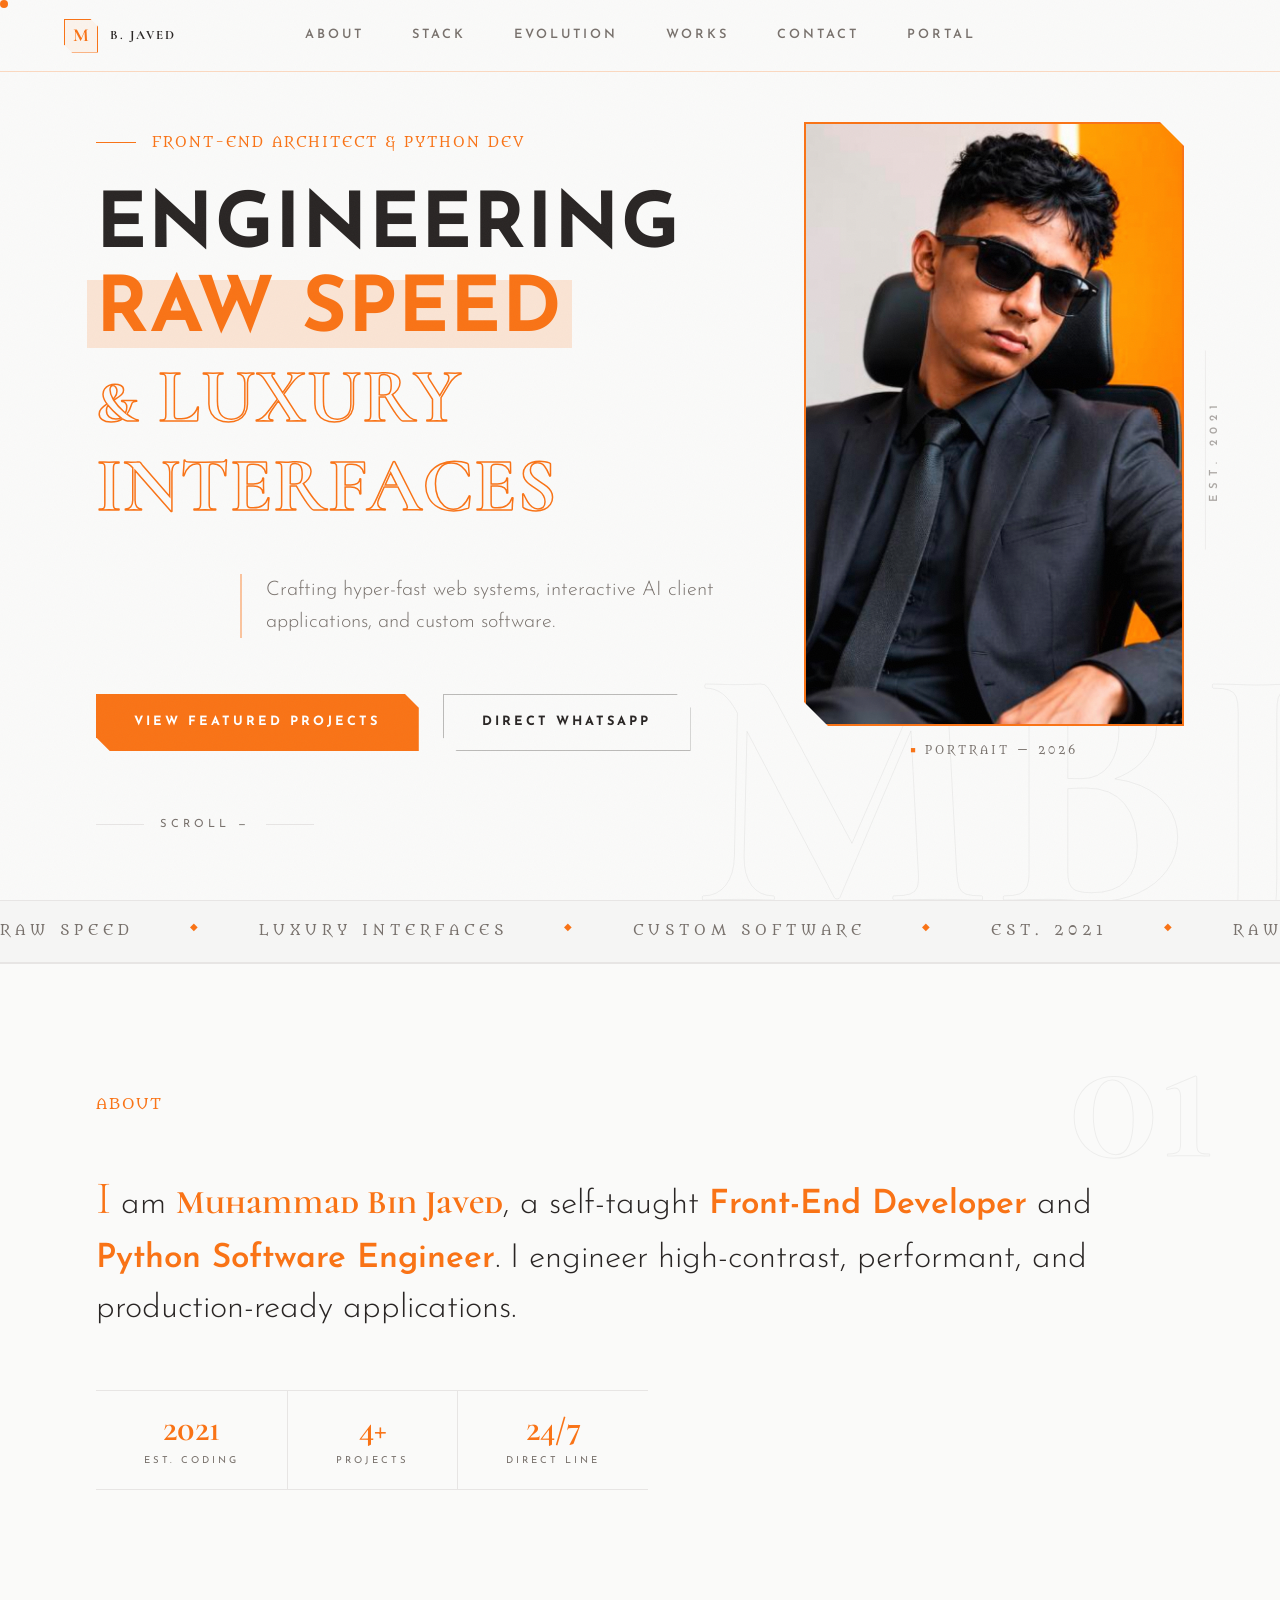
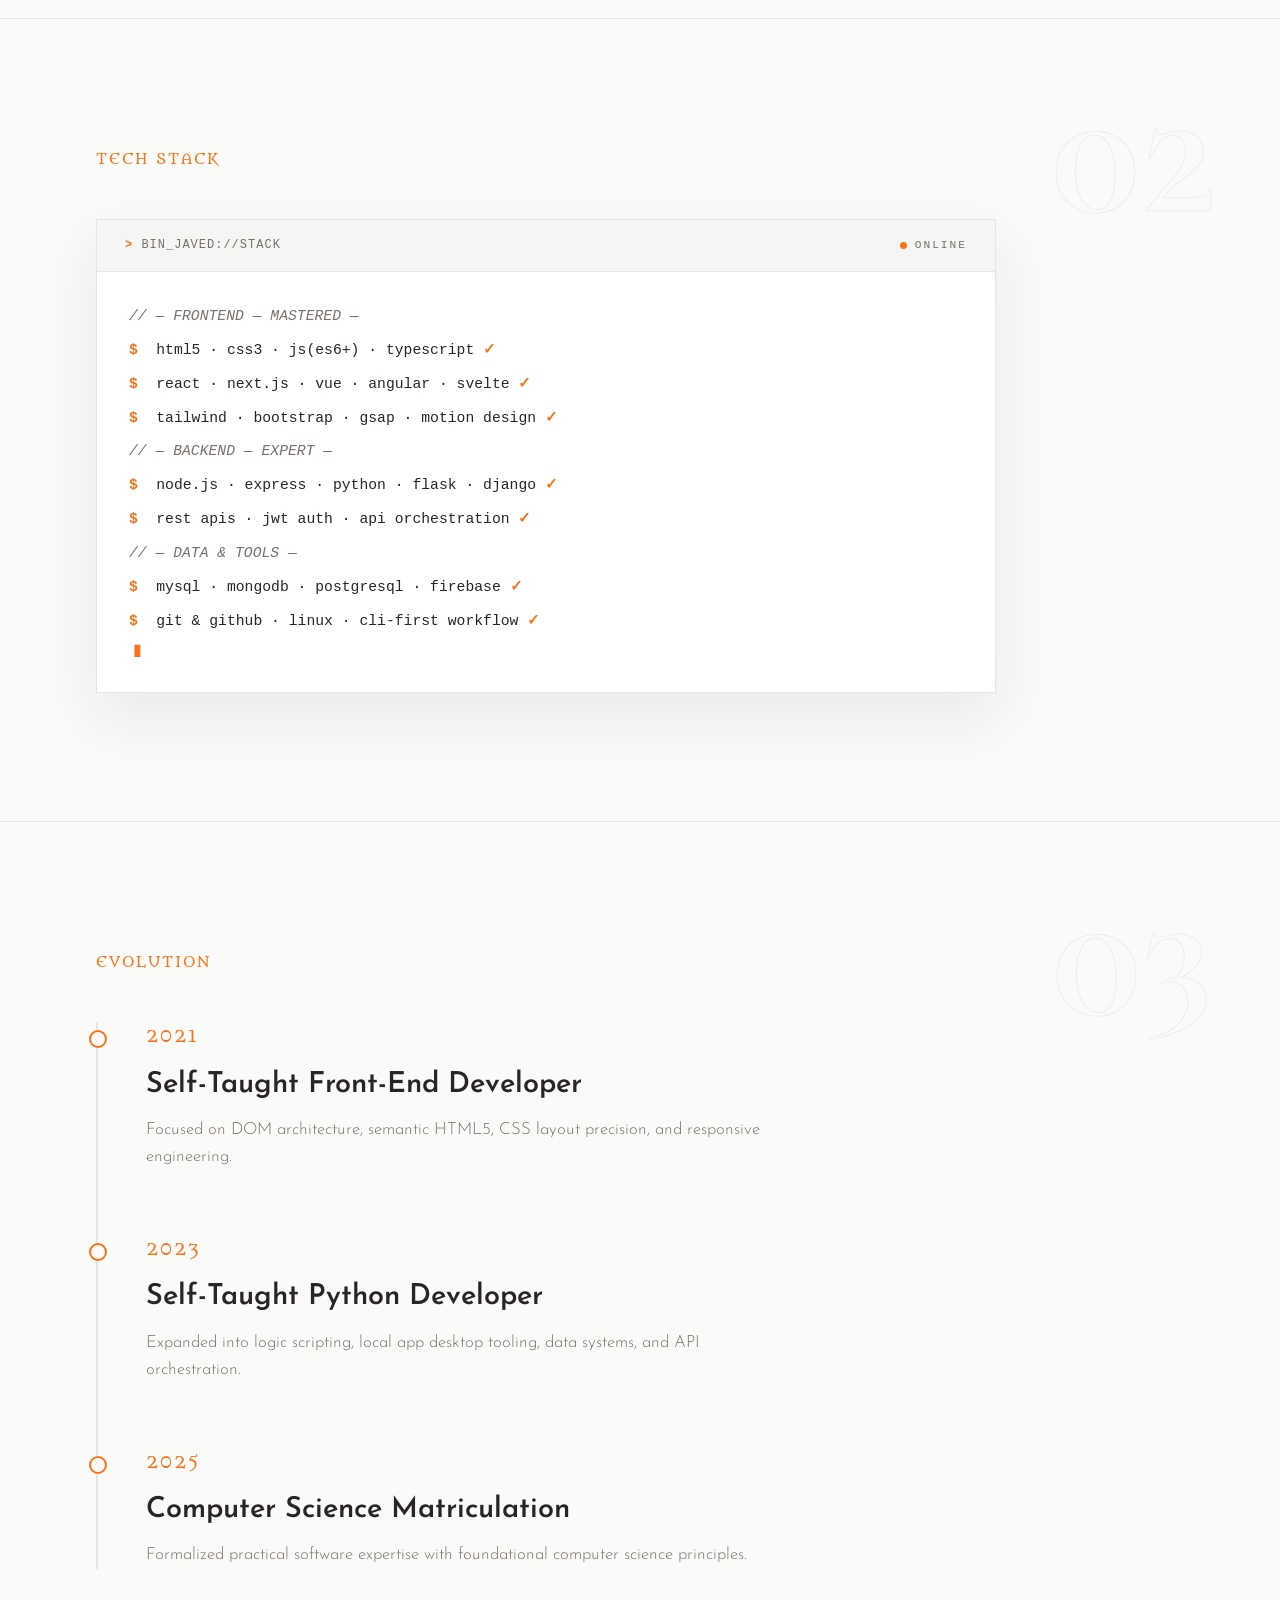
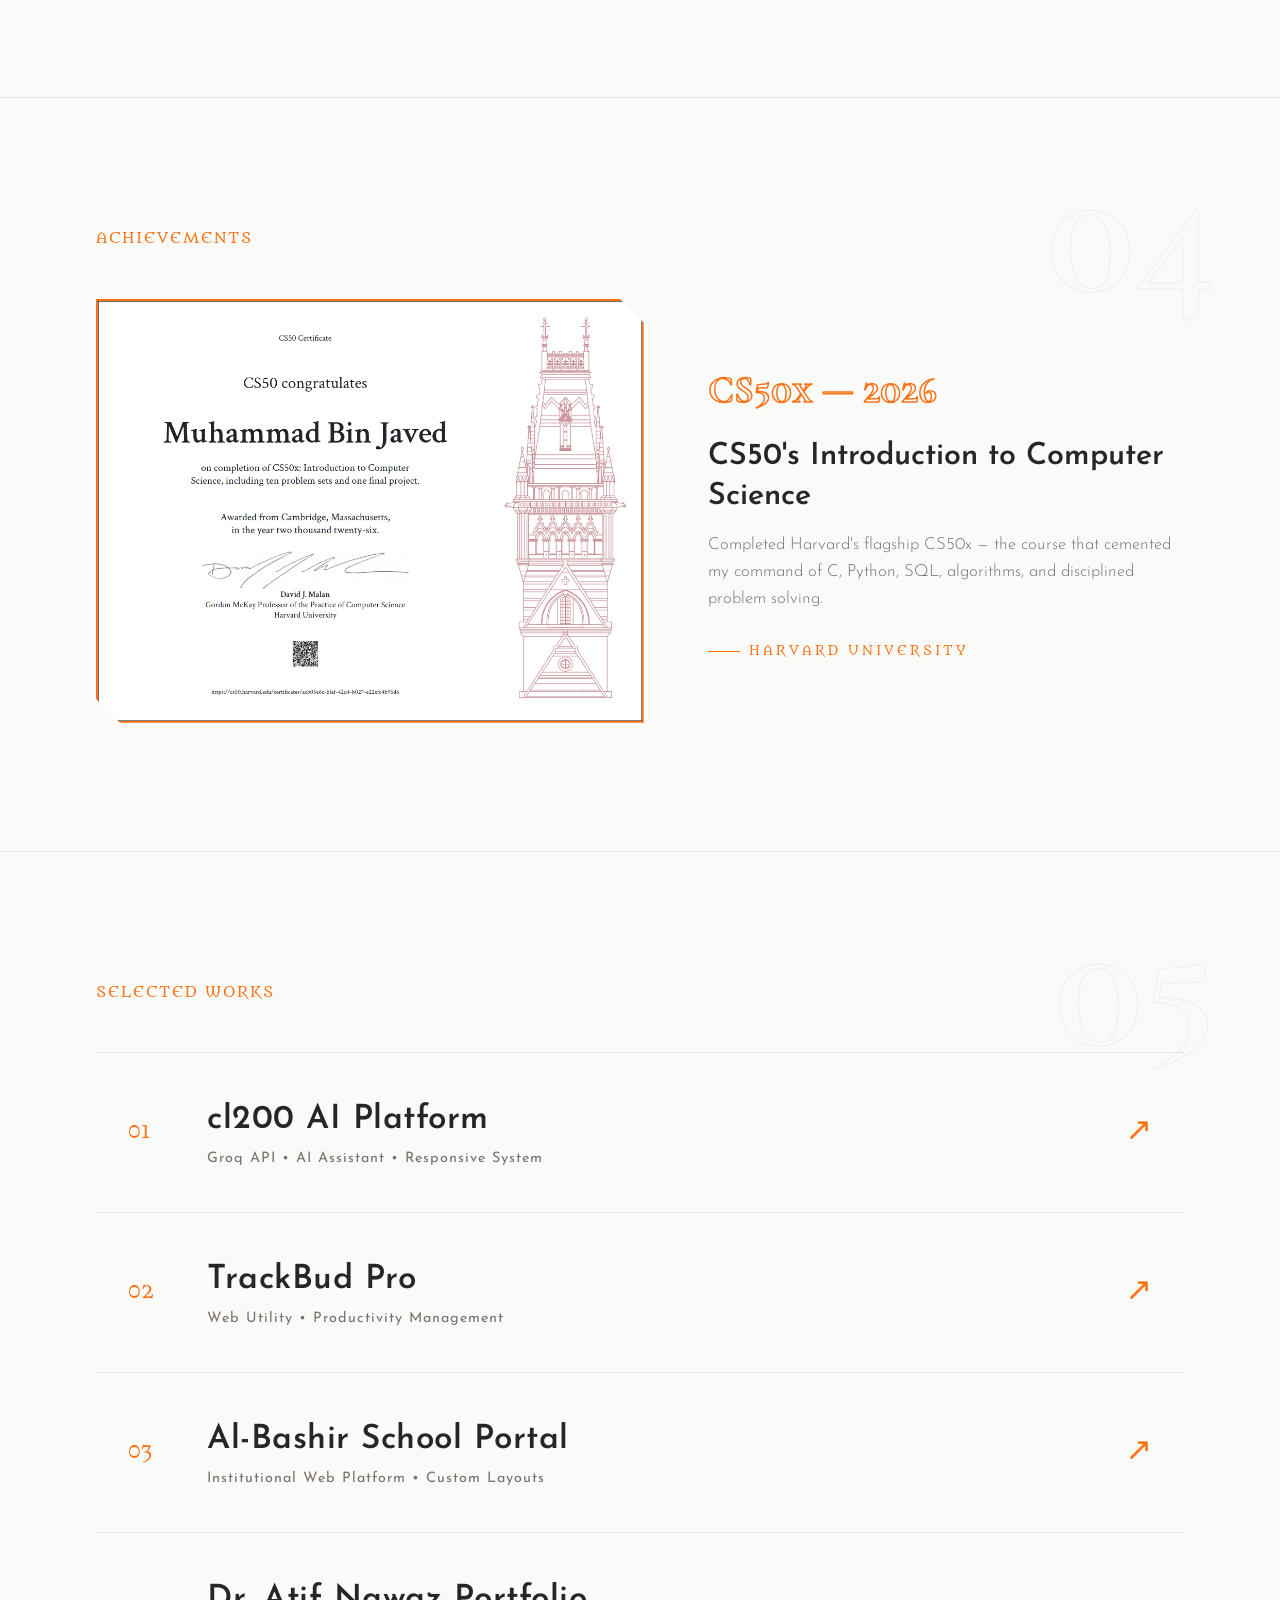
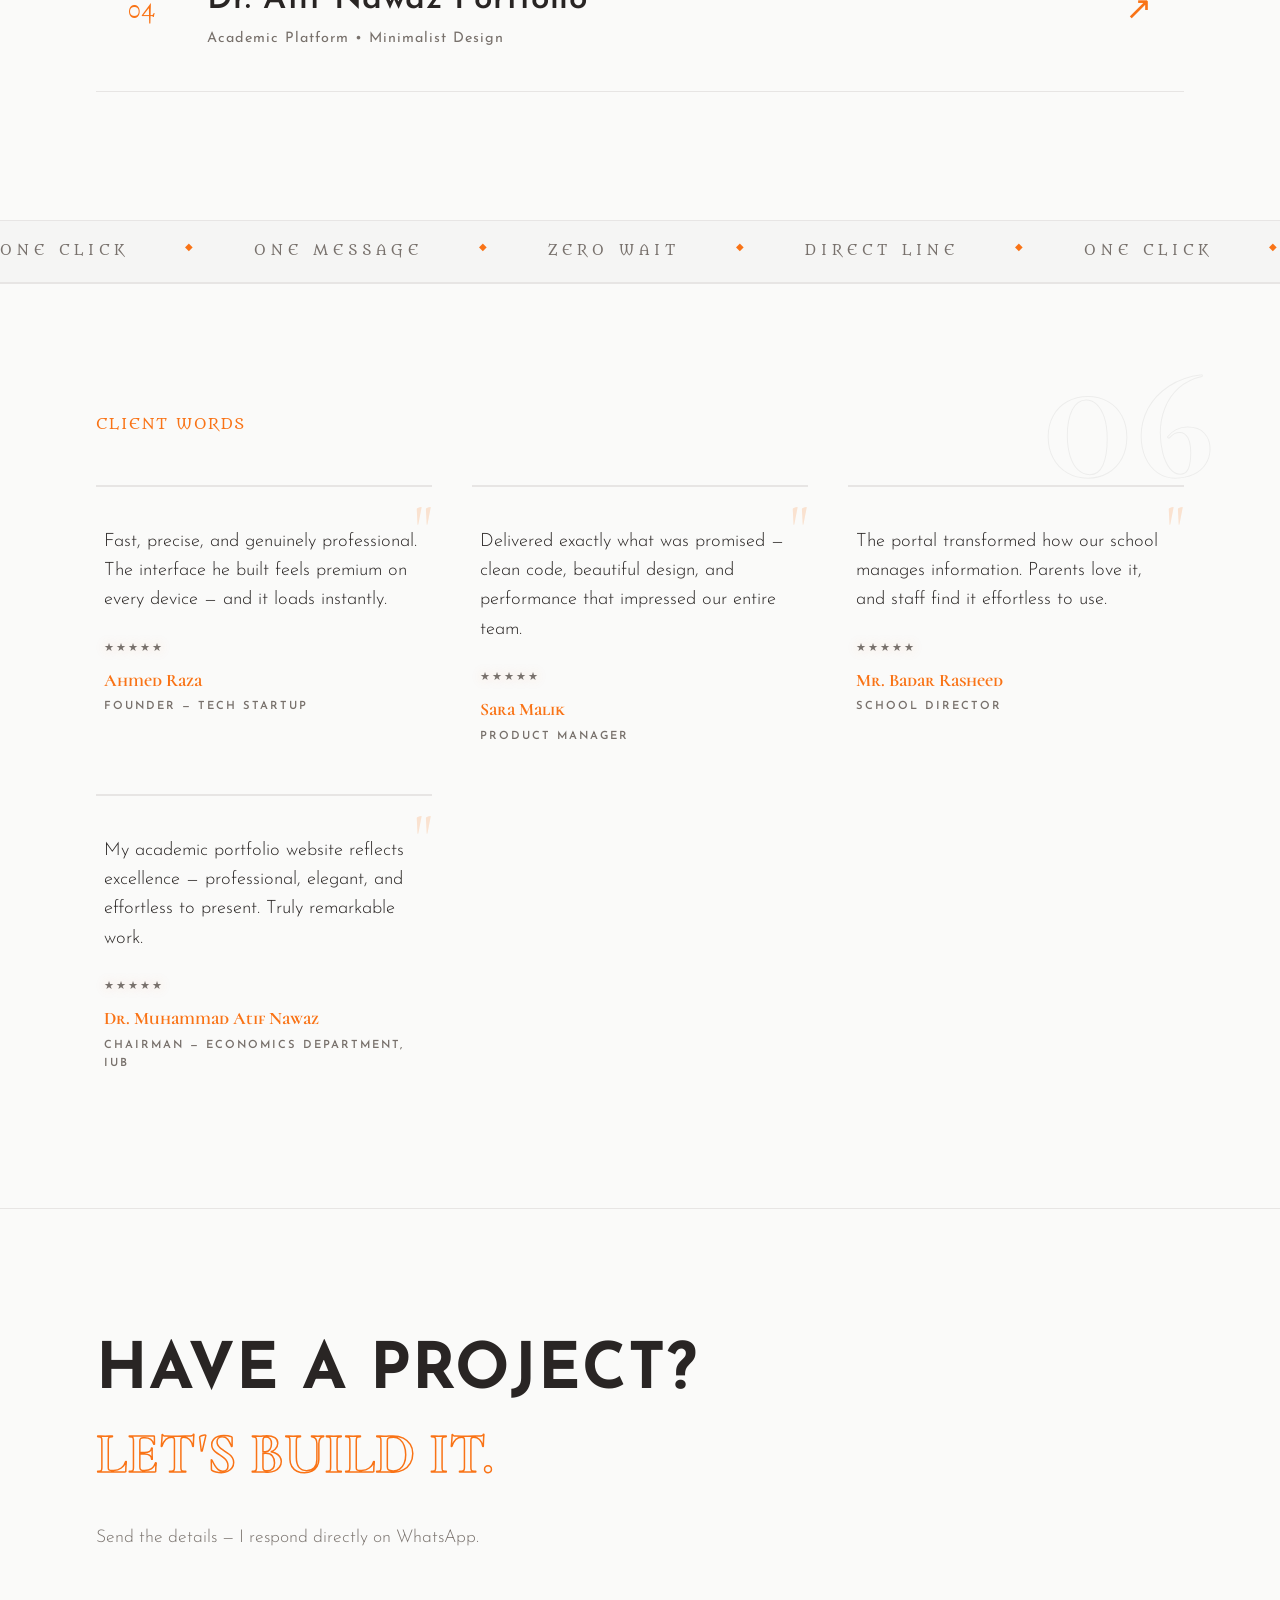
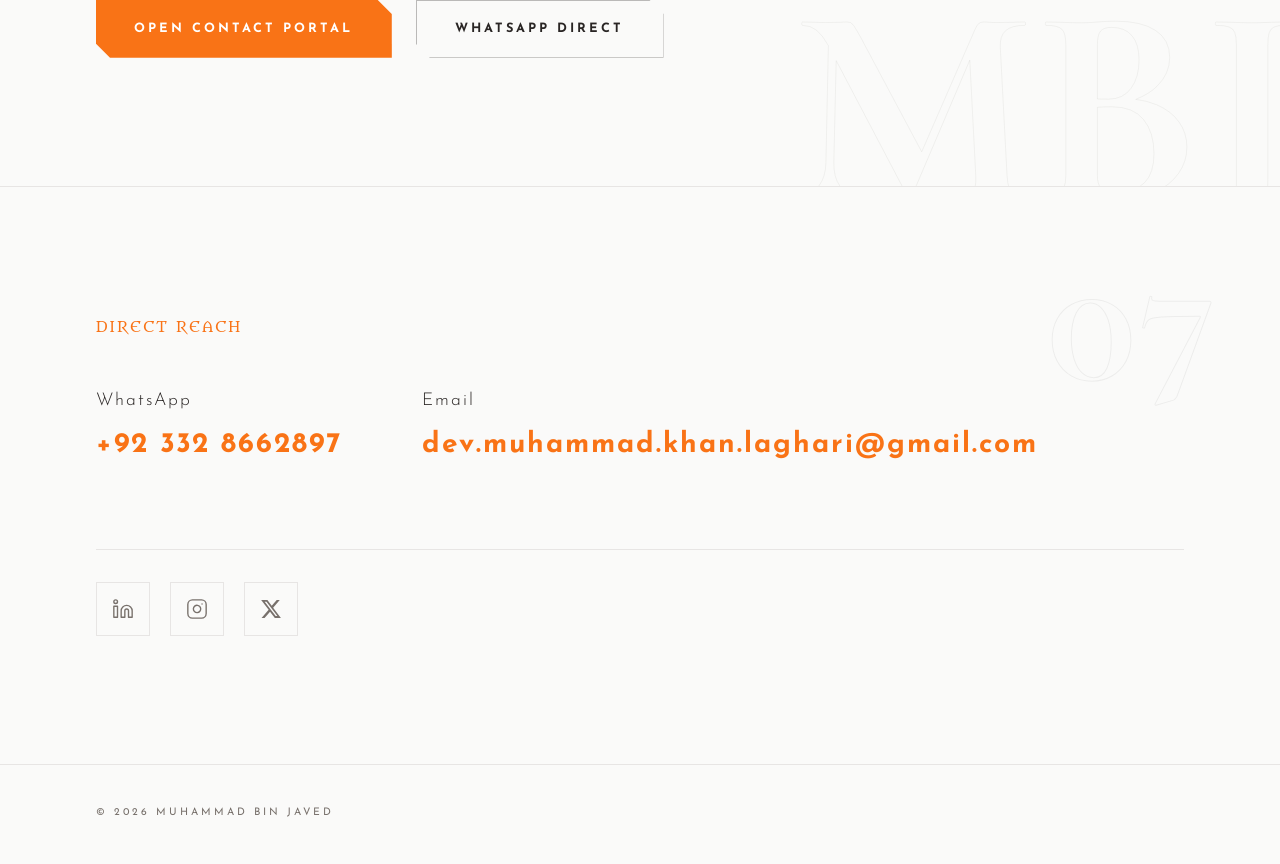
<file: Portfolio/index.html>
<!DOCTYPE html>
<html lang="en">
<head>
    <meta charset="UTF-8">
    <meta name="viewport" content="width=device-width, initial-scale=1.0">
    <meta name="description" content="Muhammad Bin Javed — Front-End Architect & Python Developer. Router initializing.">
    <meta name="theme-color" content="#FAFAF9">
    <link rel="icon" type="image/svg+xml" href="shared/favicon.svg">
    <title>Muhammad Bin Javed | Initializing...</title>
    <style>
        body { background: #FAFAF9; color: #292524; display: flex; height: 100vh; align-items: center; justify-content: center; margin: 0; font-family: 'Segoe UI', Arial, sans-serif; }
        .loader { width: 44px; height: 44px; border: 3px solid #E7E5E4; border-bottom-color: #F97316; border-radius: 50%; animation: spin 0.8s linear infinite; }
        @keyframes spin { 100% { transform: rotate(360deg); } }
        @media (prefers-reduced-motion: reduce) { .loader { animation-duration: 1.6s; } }
    </style>
    <script>
        (function() {
            var width = window.innerWidth || document.documentElement.clientWidth || document.body.clientWidth;
            if (width < 768) {
                window.location.replace("./mobile/index.html");
            } else {
                window.location.replace("./desktop/index.html");
            }
        })();
    </script>
</head>
<body>
    <div class="loader" role="status" aria-label="Loading"></div>
    <noscript>
        <p style="position:absolute;bottom:2rem;width:100%;text-align:center;font-family:'Segoe UI',Arial,sans-serif;color:#78716C;">
            JavaScript is disabled. Please open the <a href="./desktop/index.html" style="color:#EA580C;">desktop</a> or <a href="./mobile/index.html" style="color:#EA580C;">mobile</a> experience directly.
        </p>
    </noscript>
</body>
</html>
</file>
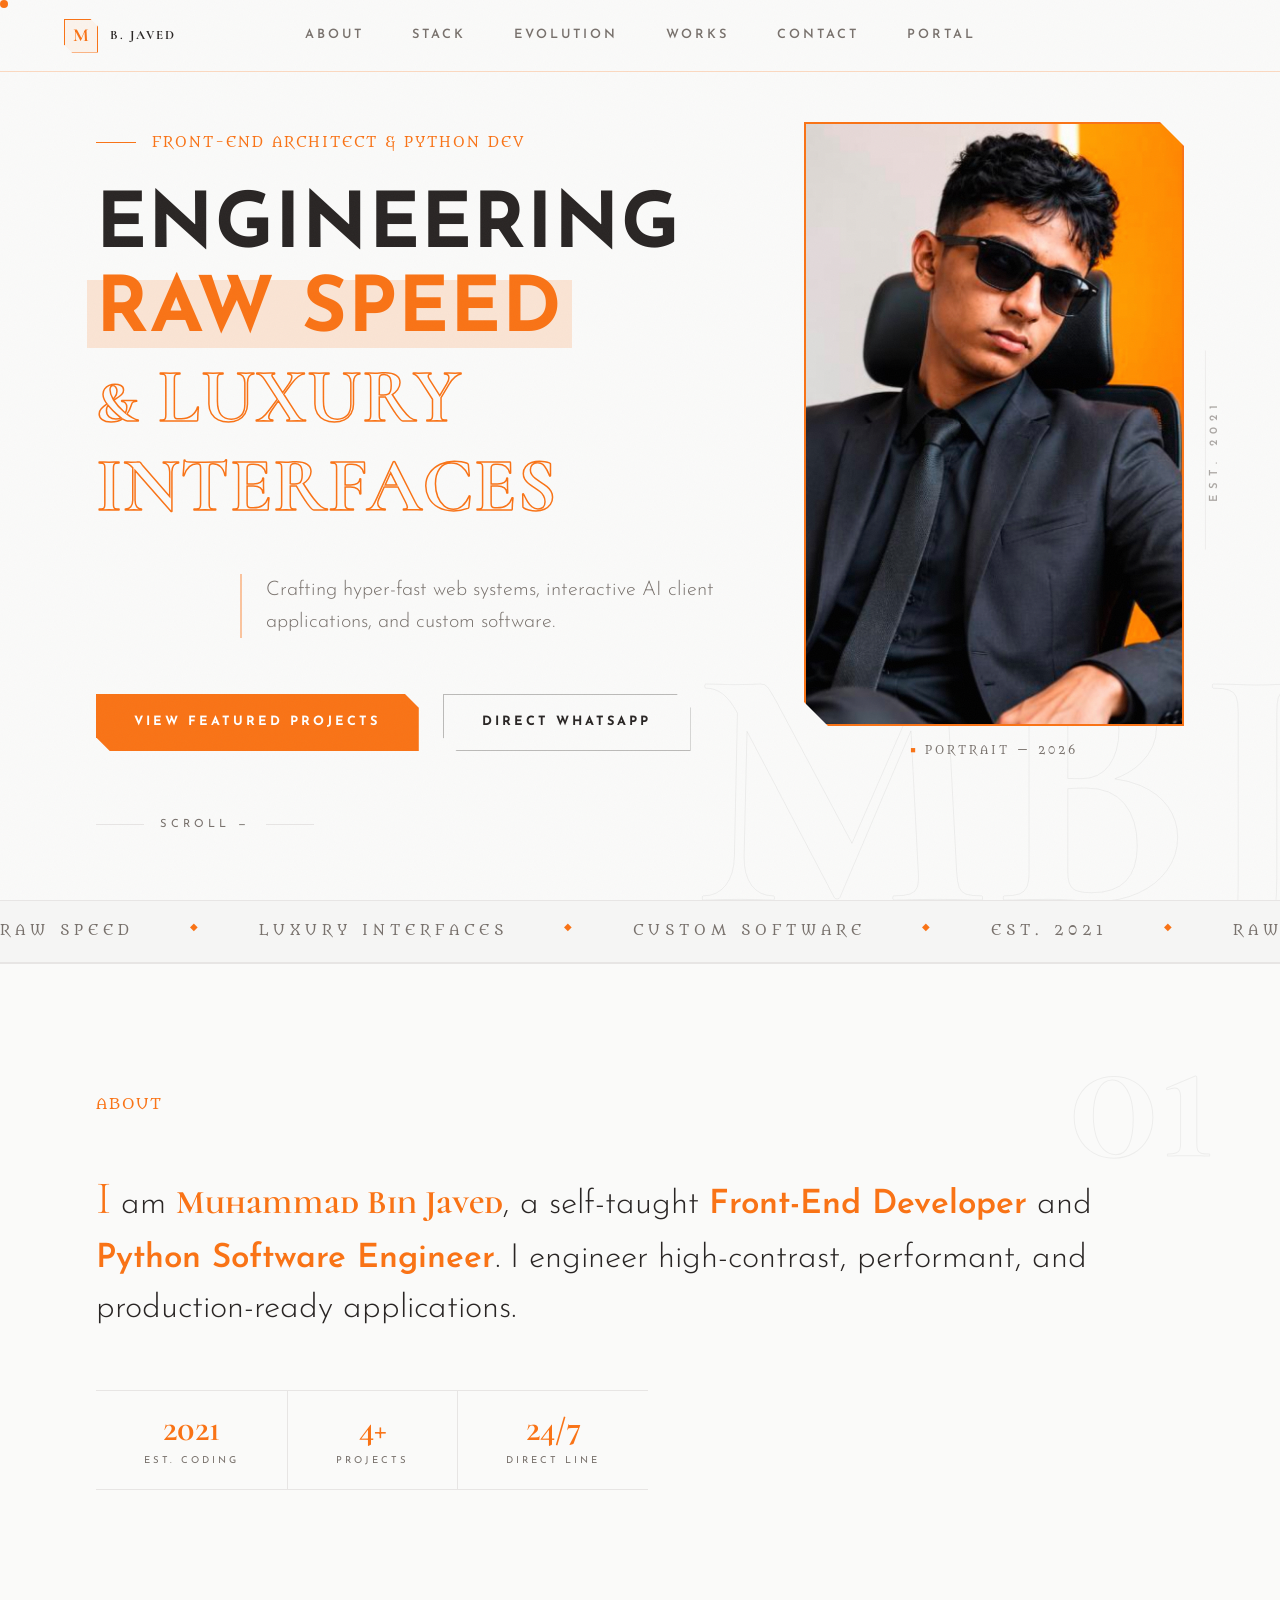
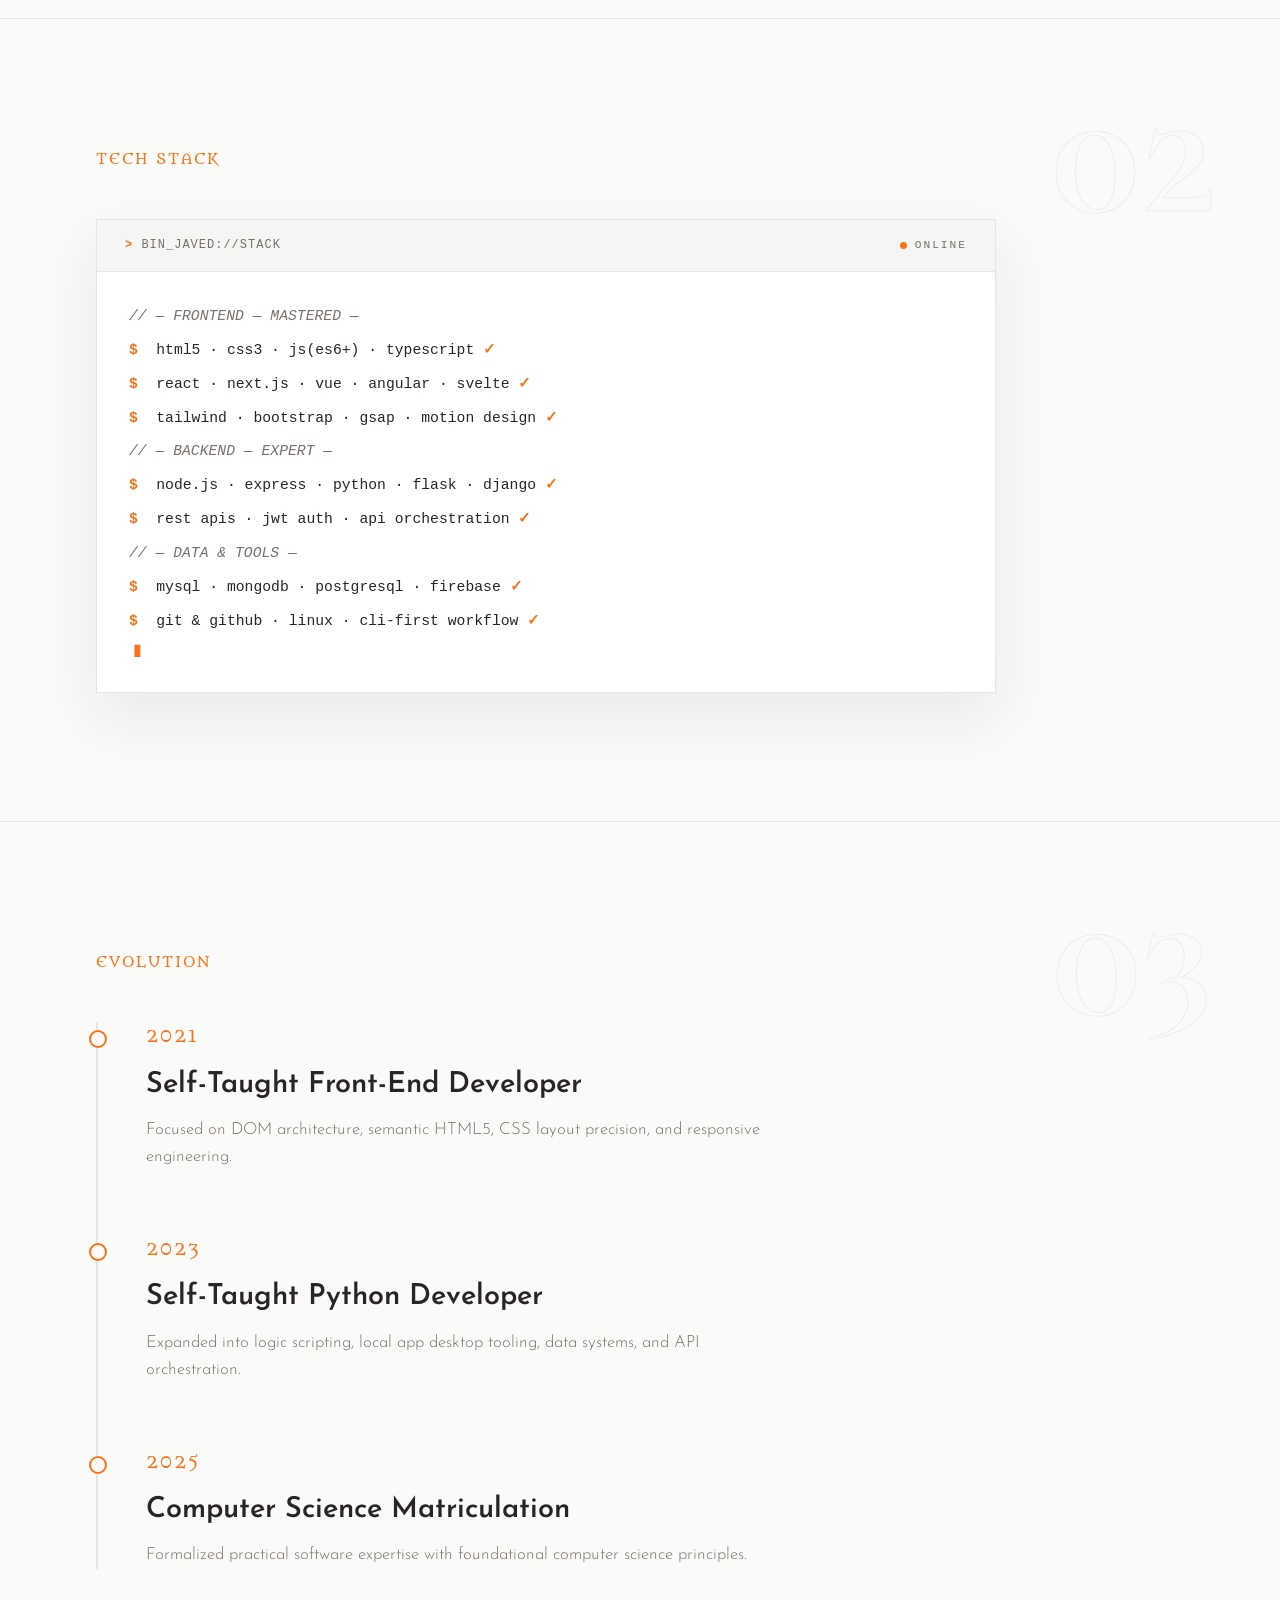
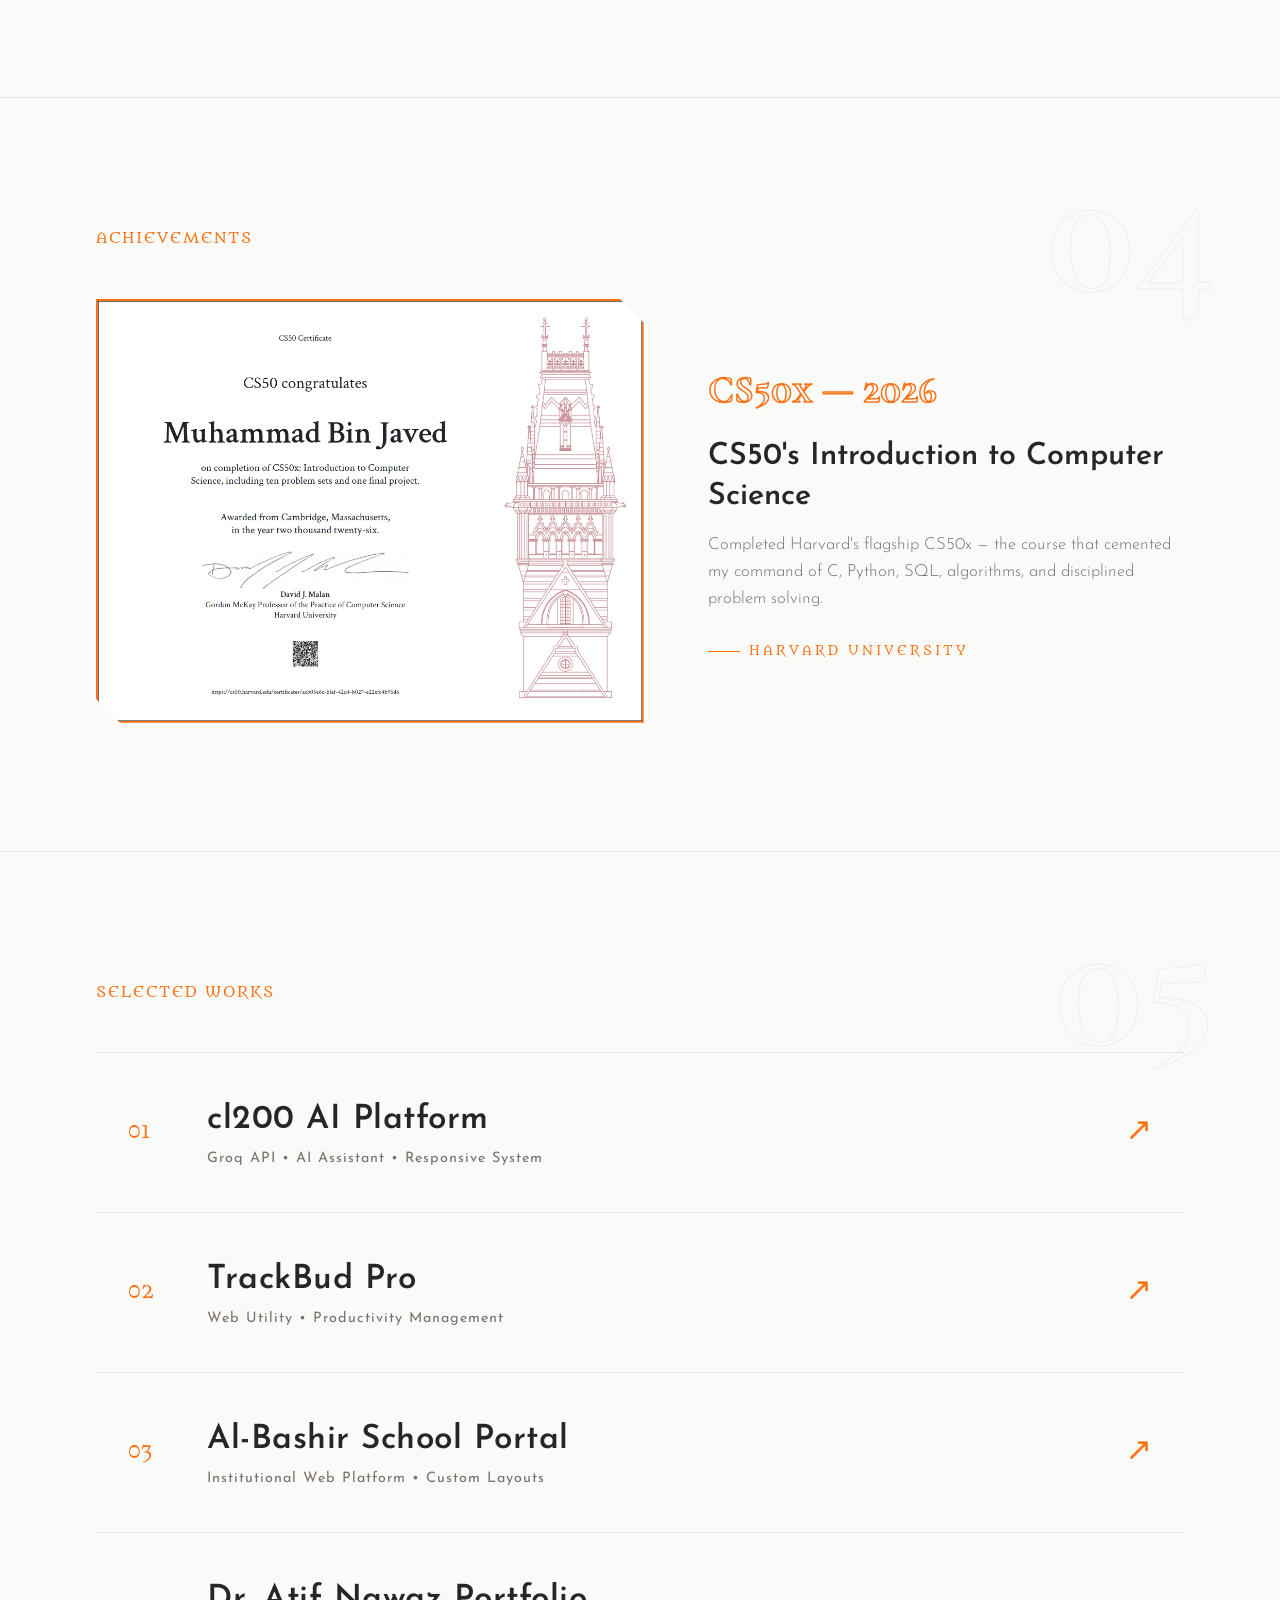
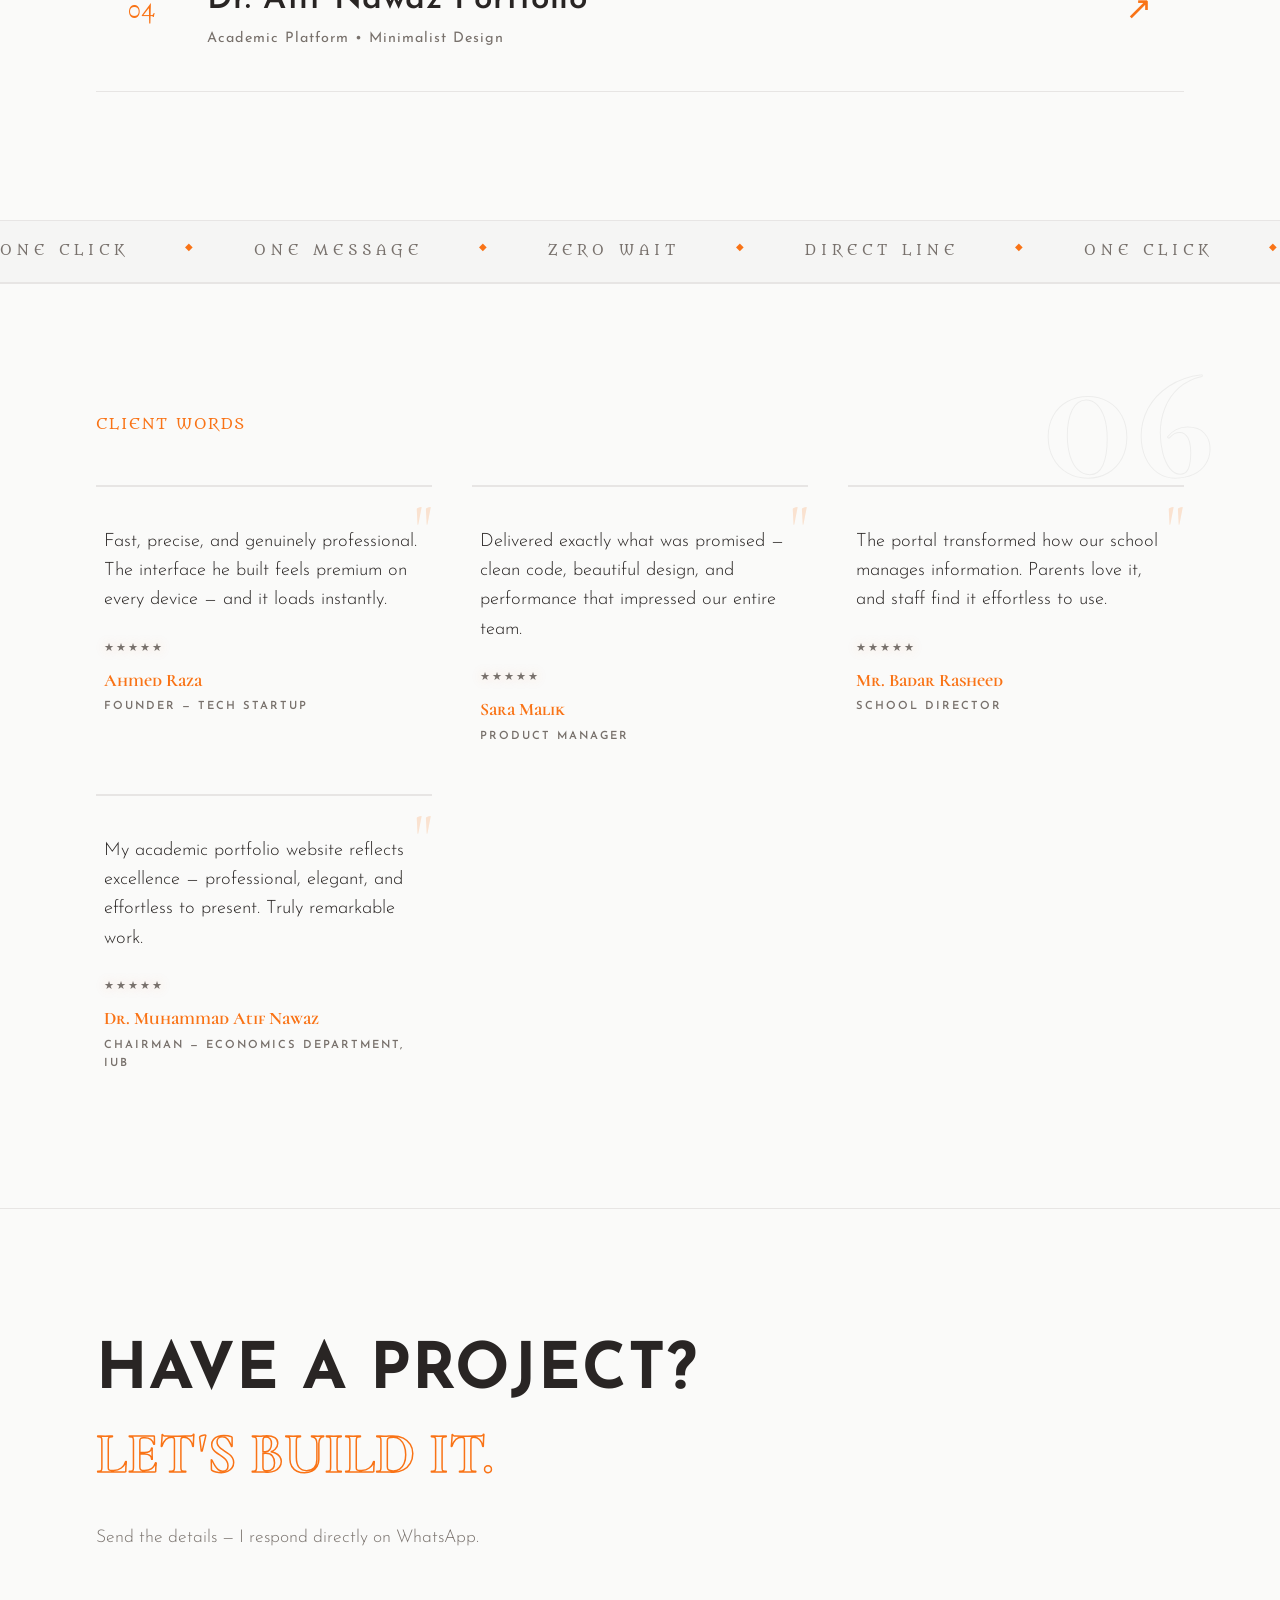
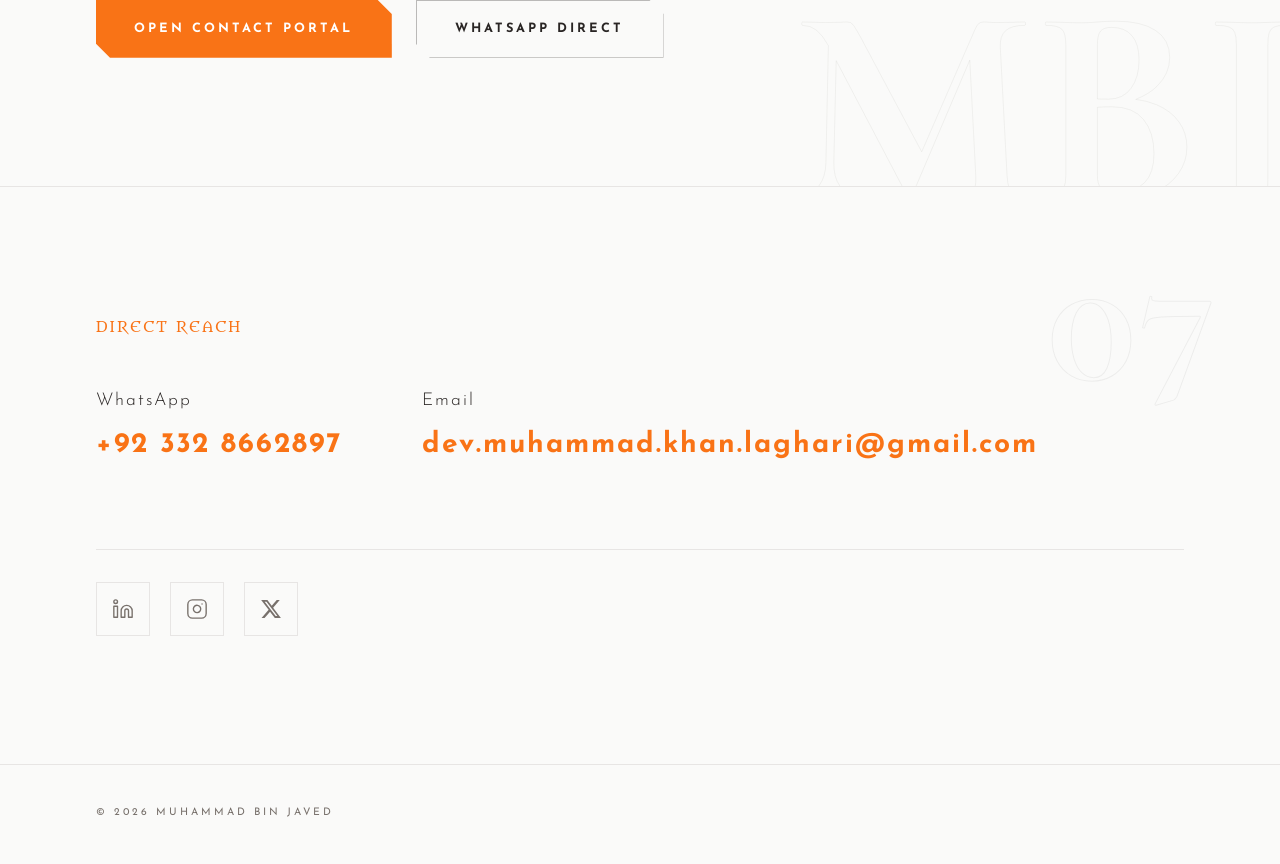
<file: Portfolio/desktop/index.html>
<!DOCTYPE html>
<html lang="en">
<head>
    <meta charset="UTF-8">
    <meta name="viewport" content="width=device-width, initial-scale=1.0">
    <meta name="description" content="Muhammad Bin Javed — Front-End Architect & Python Developer. Engineering raw speed and luxury interfaces.">
    <meta name="theme-color" content="#FAFAF9">
    <link rel="icon" type="image/svg+xml" href="../shared/favicon.svg">
    <meta property="og:title" content="Muhammad Bin Javed | Front-End Architect & Dev">
    <meta property="og:description" content="Hyper-fast web systems, interactive AI client applications, and custom software.">
    <title>Muhammad Bin Javed | Front-End Architect & Dev</title>
    <link rel="preconnect" href="https://fonts.googleapis.com">
    <link rel="preconnect" href="https://fonts.gstatic.com" crossorigin>
    <link rel="preload" href="https://fonts.googleapis.com/css2?family=Cormorant+Unicase:wght@600;700&family=Josefin+Sans:wght@300;400;600;700&family=Metamorphous&display=swap" as="style">
    <link rel="stylesheet" href="css/variables.css">
    <link rel="stylesheet" href="css/main.css">
</head>
<body>

    <div class="progress-bar" id="progressBar" aria-hidden="true"></div>

    <!-- Hidden Nav Bar (Reveals at About Section) -->
    <nav class="navbar" id="mainNav" aria-label="Primary navigation">
        <a href="#hero" class="brand" aria-label="Home — Muhammad Bin Javed">
            <span class="brand-mark" aria-hidden="true">M</span>
            <span class="brand-name">B. JAVED</span>
        </a>
        <div class="nav-links">
            <a href="#about">About</a>
            <a href="#stack">Stack</a>
            <a href="#timeline">Evolution</a>
            <a href="#projects">Works</a>
            <a href="#contact">Contact</a>
            <a href="contact.html">Portal</a>
        </div>
    </nav>

    <!-- Asymmetrical Hero Section (No Cards) -->
    <section class="hero-section" id="hero">
        <span class="hero-vertical" aria-hidden="true">EST. 2021</span>
        <div class="hero-grid">
            <div class="hero-copy">
                <div class="hero-badge reveal">FRONT-END ARCHITECT & PYTHON DEV</div>
                <h1 class="hero-title reveal">
                    ENGINEERING <span class="highlight-orange hl-sweep">RAW SPEED</span><br>
                    <span class="accent-word">& LUXURY INTERFACES</span>
                </h1>
                <p class="hero-subtext reveal">
                    Crafting hyper-fast web systems, interactive AI client applications, and custom software.
                </p>
                <div class="hero-cta reveal">
                    <a href="#projects" class="btn-primary">View Featured Projects</a>
                    <a href="https://wa.me/923328662897" target="_blank" rel="noopener" class="btn-secondary">Direct WhatsApp</a>
                </div>
            </div>
            <div class="hero-photo reveal">
                <div class="photo-frame">
                    <img src="dp/dp.png" alt="Portrait of Muhammad Bin Javed" width="480" height="600" decoding="async" onerror="this.closest('.photo-frame').style.display='none';">
                </div>
                <span class="photo-tag" aria-hidden="true">PORTRAIT — 2026</span>
            </div>
        </div>
        <div class="hero-meta" aria-hidden="true">
            <span class="hero-meta-line"></span>
            <span class="hero-meta-text">SCROLL —</span>
            <span class="hero-meta-line"></span>
        </div>
    </section>

    <!-- Marquee Ticker -->
    <div class="marquee" aria-hidden="true">
        <div class="marquee-track">
            <span>RAW SPEED</span><span class="m-diamond">◆</span><span>LUXURY INTERFACES</span><span class="m-diamond">◆</span><span>CUSTOM SOFTWARE</span><span class="m-diamond">◆</span><span>EST. 2021</span><span class="m-diamond">◆</span>
            <span>RAW SPEED</span><span class="m-diamond">◆</span><span>LUXURY INTERFACES</span><span class="m-diamond">◆</span><span>CUSTOM SOFTWARE</span><span class="m-diamond">◆</span><span>EST. 2021</span><span class="m-diamond">◆</span>
        </div>
    </div>

    <!-- About Section -->
    <section class="about-section" id="about" data-num="01">
        <h2 class="section-tag reveal">ABOUT</h2>
        <p class="about-text reveal">
            I am <span class="hl-name" style="animation-delay:0.2s">Muhammad Bin Javed</span>, a self-taught <span class="hl" style="animation-delay:0.35s">Front-End Developer</span> and <span class="hl" style="animation-delay:0.5s">Python Software Engineer</span>. I engineer high-contrast, performant, and production-ready applications.
        </p>
        <div class="stats-row reveal">
            <div class="stat">
                <strong>2021</strong>
                <span>EST. CODING</span>
            </div>
            <div class="stat">
                <strong>4+</strong>
                <span>PROJECTS</span>
            </div>
            <div class="stat">
                <strong>24/7</strong>
                <span>DIRECT LINE</span>
            </div>
        </div>
    </section>

    <!-- Tech Stack Section -->
    <section class="stack-section" id="stack" data-num="02">
        <h2 class="section-tag reveal">TECH STACK</h2>
        <div class="console reveal" aria-label="Muhammad Bin Javed's technology stack">
            <div class="console-bar">
                <span class="console-path">BIN_JAVED://STACK</span>
                <span class="console-status"><i></i> ONLINE</span>
            </div>
            <div class="console-body">
                <p class="line"><span class="cmt">// — FRONTEND — MASTERED —</span></p>
                <p class="line"><span class="cmd">$</span> html5 · css3 · js(es6+) · typescript <span class="ok">✓</span></p>
                <p class="line"><span class="cmd">$</span> react · next.js · vue · angular · svelte <span class="ok">✓</span></p>
                <p class="line"><span class="cmd">$</span> tailwind · bootstrap · gsap · motion design <span class="ok">✓</span></p>
                <p class="line"><span class="cmt">// — BACKEND — EXPERT —</span></p>
                <p class="line"><span class="cmd">$</span> node.js · express · python · flask · django <span class="ok">✓</span></p>
                <p class="line"><span class="cmd">$</span> rest apis · jwt auth · api orchestration <span class="ok">✓</span></p>
                <p class="line"><span class="cmt">// — DATA & TOOLS —</span></p>
                <p class="line"><span class="cmd">$</span> mysql · mongodb · postgresql · firebase <span class="ok">✓</span></p>
                <p class="line"><span class="cmd">$</span> git & github · linux · cli-first workflow <span class="ok">✓</span></p>
            </div>
        </div>
    </section>

    <!-- Timeline Section (No Cards) -->
    <section class="timeline-section" id="timeline" data-num="03">
        <h2 class="section-tag reveal">EVOLUTION</h2>
        <div class="timeline-container">
            <div class="timeline-node reveal">
                <span class="t-year">2021</span>
                <h3>Self-Taught Front-End Developer</h3>
                <p>Focused on DOM architecture, semantic HTML5, CSS layout precision, and responsive engineering.</p>
            </div>
            <div class="timeline-node reveal">
                <span class="t-year">2023</span>
                <h3>Self-Taught Python Developer</h3>
                <p>Expanded into logic scripting, local app desktop tooling, data systems, and API orchestration.</p>
            </div>
            <div class="timeline-node reveal">
                <span class="t-year">2025</span>
                <h3>Computer Science Matriculation</h3>
                <p>Formalized practical software expertise with foundational computer science principles.</p>
            </div>
        </div>
    </section>

    <!-- Achievements Section -->
    <section class="achievements-section" id="achievements" data-num="04">
        <h2 class="section-tag reveal">ACHIEVEMENTS</h2>
        <div class="achievement-card reveal">
            <figure class="cert-frame">
                <img src="../shared/CS50x.png" alt="CS50x 2026 Certificate — CS50's Introduction to Computer Science" width="2112" height="1632" loading="lazy">
            </figure>
            <div class="cert-info">
                <span class="cert-year">CS50x — 2026</span>
                <h3>CS50's Introduction to Computer Science</h3>
                <p>
                    Completed Harvard's flagship CS50x — the course that cemented my command of C, Python, SQL, algorithms, and disciplined problem solving.
                </p>
                <span class="cert-issuer">HARVARD UNIVERSITY</span>
            </div>
        </div>
    </section>

    <!-- Kinetic Hover Projects Section -->
    <section class="projects-section" id="projects" data-num="05">
        <h2 class="section-tag reveal">SELECTED WORKS</h2>

        <div class="kinetic-container">
            <ul class="kinetic-list">
                <li class="kinetic-item reveal" data-link="https://cl200beta.vercel.app" data-type="ai" role="link" tabindex="0" aria-label="Open cl200 AI Platform in a new tab">
                    <div class="item-meta">
                        <span class="item-num">01</span>
                        <div>
                            <span class="item-title">cl200 AI Platform</span>
                            <span class="item-tech">Groq API • AI Assistant • Responsive System</span>
                        </div>
                    </div>
                    <span class="item-arrow">↗</span>
                </li>

                <li class="kinetic-item reveal" data-link="https://trackbudpr0.netlify.app" data-type="tracker" role="link" tabindex="0" aria-label="Open TrackBud Pro in a new tab">
                    <div class="item-meta">
                        <span class="item-num">02</span>
                        <div>
                            <span class="item-title">TrackBud Pro</span>
                            <span class="item-tech">Web Utility • Productivity Management</span>
                        </div>
                    </div>
                    <span class="item-arrow">↗</span>
                </li>

                <li class="kinetic-item reveal" data-link="https://albashirschool.vercel.app" data-type="edu" role="link" tabindex="0" aria-label="Open Al-Bashir School Portal in a new tab">
                    <div class="item-meta">
                        <span class="item-num">03</span>
                        <div>
                            <span class="item-title">Al-Bashir School Portal</span>
                            <span class="item-tech">Institutional Web Platform • Custom Layouts</span>
                        </div>
                    </div>
                    <span class="item-arrow">↗</span>
                </li>

                <li class="kinetic-item reveal" data-link="https://drmuhammadatifnawaz.netlify.app/" data-type="academic" role="link" tabindex="0" aria-label="Open Dr. Atif Nawaz Portfolio in a new tab">
                    <div class="item-meta">
                        <span class="item-num">04</span>
                        <div>
                            <span class="item-title">Dr. Atif Nawaz Portfolio</span>
                            <span class="item-tech">Academic Platform • Minimalist Design</span>
                        </div>
                    </div>
                    <span class="item-arrow">↗</span>
                </li>
            </ul>

            <!-- Floating SVG Container -->
            <div class="hover-preview-container" id="hoverPreview">
                <div class="svg-wrapper" id="svgContainer"></div>
                <span class="preview-title" id="previewTitle"></span>
                <span class="preview-tech" id="previewTech"></span>
                <span class="preview-url" id="previewUrl"></span>
                <span class="preview-open">OPEN ↗</span>
            </div>
        </div>
    </section>

    <!-- Marquee Ticker -->
    <div class="marquee" aria-hidden="true">
        <div class="marquee-track">
            <span>ONE CLICK</span><span class="m-diamond">◆</span><span>ONE MESSAGE</span><span class="m-diamond">◆</span><span>ZERO WAIT</span><span class="m-diamond">◆</span><span>DIRECT LINE</span><span class="m-diamond">◆</span>
            <span>ONE CLICK</span><span class="m-diamond">◆</span><span>ONE MESSAGE</span><span class="m-diamond">◆</span><span>ZERO WAIT</span><span class="m-diamond">◆</span><span>DIRECT LINE</span><span class="m-diamond">◆</span>
        </div>
    </div>

    <!-- Reviews Section -->
    <section class="reviews-section" id="reviews" data-num="06">
        <h2 class="section-tag reveal">CLIENT WORDS</h2>
        <div class="reviews-grid">
            <blockquote class="review reveal">
                <span class="review-mark" aria-hidden="true">"</span>
                <p>Fast, precise, and genuinely professional. The interface he built feels premium on every device — and it loads instantly.</p>
                <footer class="review-meta">
                    <span class="review-stars" aria-label="5 out of 5 stars">★★★★★</span>
                    <strong>Ahmed Raza</strong>
                    <span>Founder — Tech Startup</span>
                </footer>
            </blockquote>
            <blockquote class="review reveal">
                <span class="review-mark" aria-hidden="true">"</span>
                <p>Delivered exactly what was promised — clean code, beautiful design, and performance that impressed our entire team.</p>
                <footer class="review-meta">
                    <span class="review-stars" aria-label="5 out of 5 stars">★★★★★</span>
                    <strong>Sara Malik</strong>
                    <span>Product Manager</span>
                </footer>
            </blockquote>
            <blockquote class="review reveal">
                <span class="review-mark" aria-hidden="true">"</span>
                <p>The portal transformed how our school manages information. Parents love it, and staff find it effortless to use.</p>
                <footer class="review-meta">
                    <span class="review-stars" aria-label="5 out of 5 stars">★★★★★</span>
                    <strong>Mr. Badar Rasheed</strong>
                    <span>School Director</span>
                </footer>
            </blockquote>
            <blockquote class="review reveal">
                <span class="review-mark" aria-hidden="true">"</span>
                <p>My academic portfolio website reflects excellence — professional, elegant, and effortless to present. Truly remarkable work.</p>
                <footer class="review-meta">
                    <span class="review-stars" aria-label="5 out of 5 stars">★★★★★</span>
                    <strong>Dr. Muhammad Atif Nawaz</strong>
                    <span>Chairman — Economics Department, IUB</span>
                </footer>
            </blockquote>
        </div>
    </section>

    <!-- Big CTA Banner -->
    <section class="cta-banner">
        <h2 class="cta-title reveal">HAVE A PROJECT?</h2>
        <p class="cta-line reveal"><span class="accent-word cta-accent">LET'S BUILD IT.</span></p>
        <p class="cta-sub reveal">Send the details — I respond directly on WhatsApp.</p>
        <div class="cta-actions reveal">
            <a href="contact.html" class="btn-primary">Open Contact Portal</a>
            <a href="https://wa.me/923328662897" target="_blank" rel="noopener" class="btn-secondary">WhatsApp Direct</a>
        </div>
    </section>

    <!-- Contact Section -->
    <section class="contact-section" id="contact" data-num="07">
        <h2 class="section-tag reveal">DIRECT REACH</h2>
        <div class="contact-box">
            <a href="https://wa.me/923328662897" target="_blank" rel="noopener" class="contact-link reveal">
                <span>WhatsApp</span>
                <strong>+92 332 8662897</strong>
            </a>
            <a href="mailto:dev.muhammad.khan.laghari@gmail.com" class="contact-link reveal">
                <span>Email</span>
                <strong>dev.muhammad.khan.laghari@gmail.com</strong>
            </a>
        </div>
        <div class="social-row">
            <a href="https://www.linkedin.com/in/devmuhammadkhan/" target="_blank" rel="noopener" aria-label="LinkedIn" class="social-link reveal">
                <svg viewBox="0 0 24 24" fill="none" stroke="currentColor" stroke-width="1.5" stroke-linecap="round" stroke-linejoin="round" aria-hidden="true"><path d="M16 8a6 6 0 0 1 6 6v7h-4v-7a2 2 0 0 0-4 0v7h-4v-7a6 6 0 0 1 6-6z"/><rect x="2" y="9" width="4" height="12"/><circle cx="4" cy="4" r="2"/></svg>
            </a>
            <a href="https://www.instagram.com/mkh._.khan/" target="_blank" rel="noopener" aria-label="Instagram" class="social-link reveal">
                <svg viewBox="0 0 24 24" fill="none" stroke="currentColor" stroke-width="1.5" stroke-linecap="round" stroke-linejoin="round" aria-hidden="true"><rect x="2" y="2" width="20" height="20" rx="5" ry="5"/><path d="M16 11.37A4 4 0 1 1 12.63 8 4 4 0 0 1 16 11.37z"/><line x1="17.5" y1="6.5" x2="17.51" y2="6.5"/></svg>
            </a>
            <a href="https://x.com/DevMuhammadKhan" target="_blank" rel="noopener" aria-label="X (Twitter)" class="social-link reveal">
                <svg viewBox="0 0 24 24" fill="currentColor" aria-hidden="true"><path d="M18.244 2.25h3.308l-7.227 8.26 8.502 11.24H16.17l-5.214-6.817L4.99 21.75H1.68l7.73-8.835L1.254 2.25H8.08l4.713 6.231zm-1.161 17.52h1.833L7.084 4.126H5.117z"/></svg>
            </a>
        </div>
    </section>

    <footer class="site-footer">
        <span>© 2026 MUHAMMAD BIN JAVED</span>
    </footer>

    <script src="js/cursor.js" defer></script>
    <script src="js/navbar.js" defer></script>
    <script src="js/kinetic-list.js" defer></script>
</body>
</html>
</file>
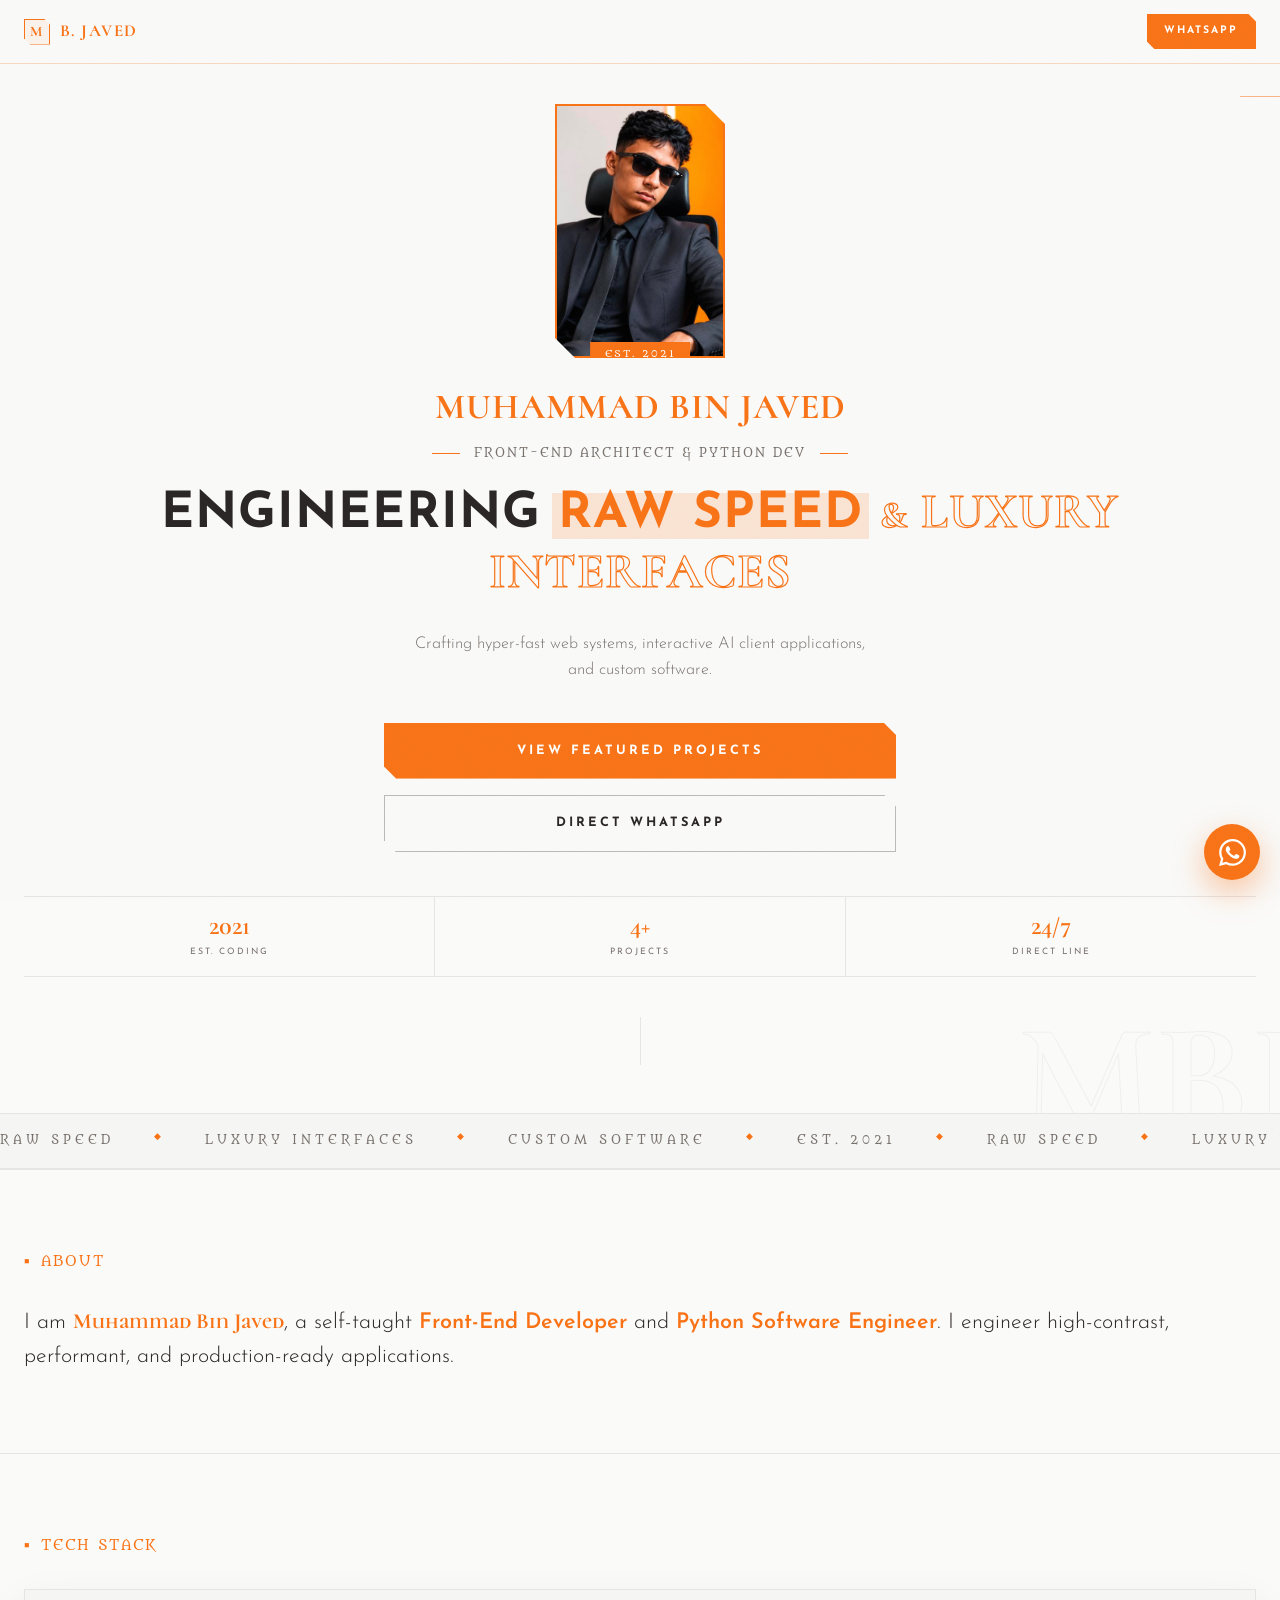
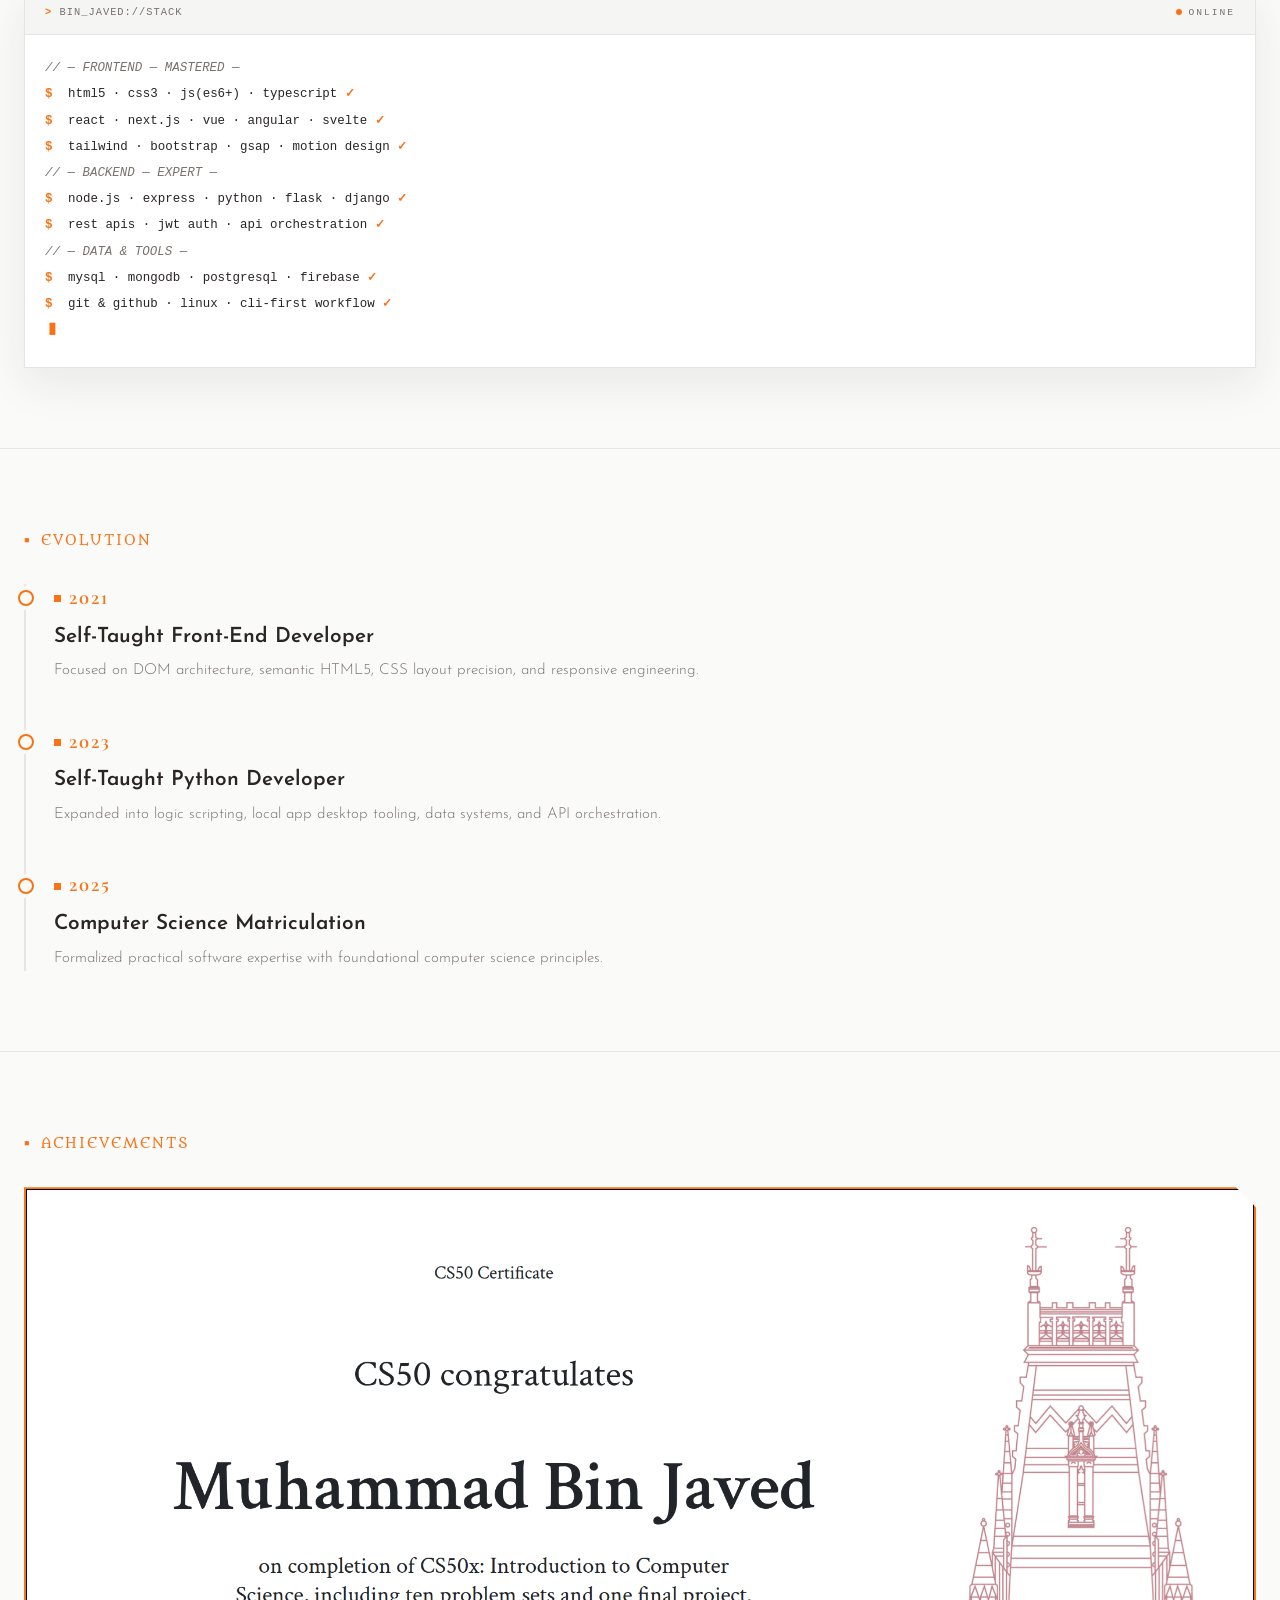
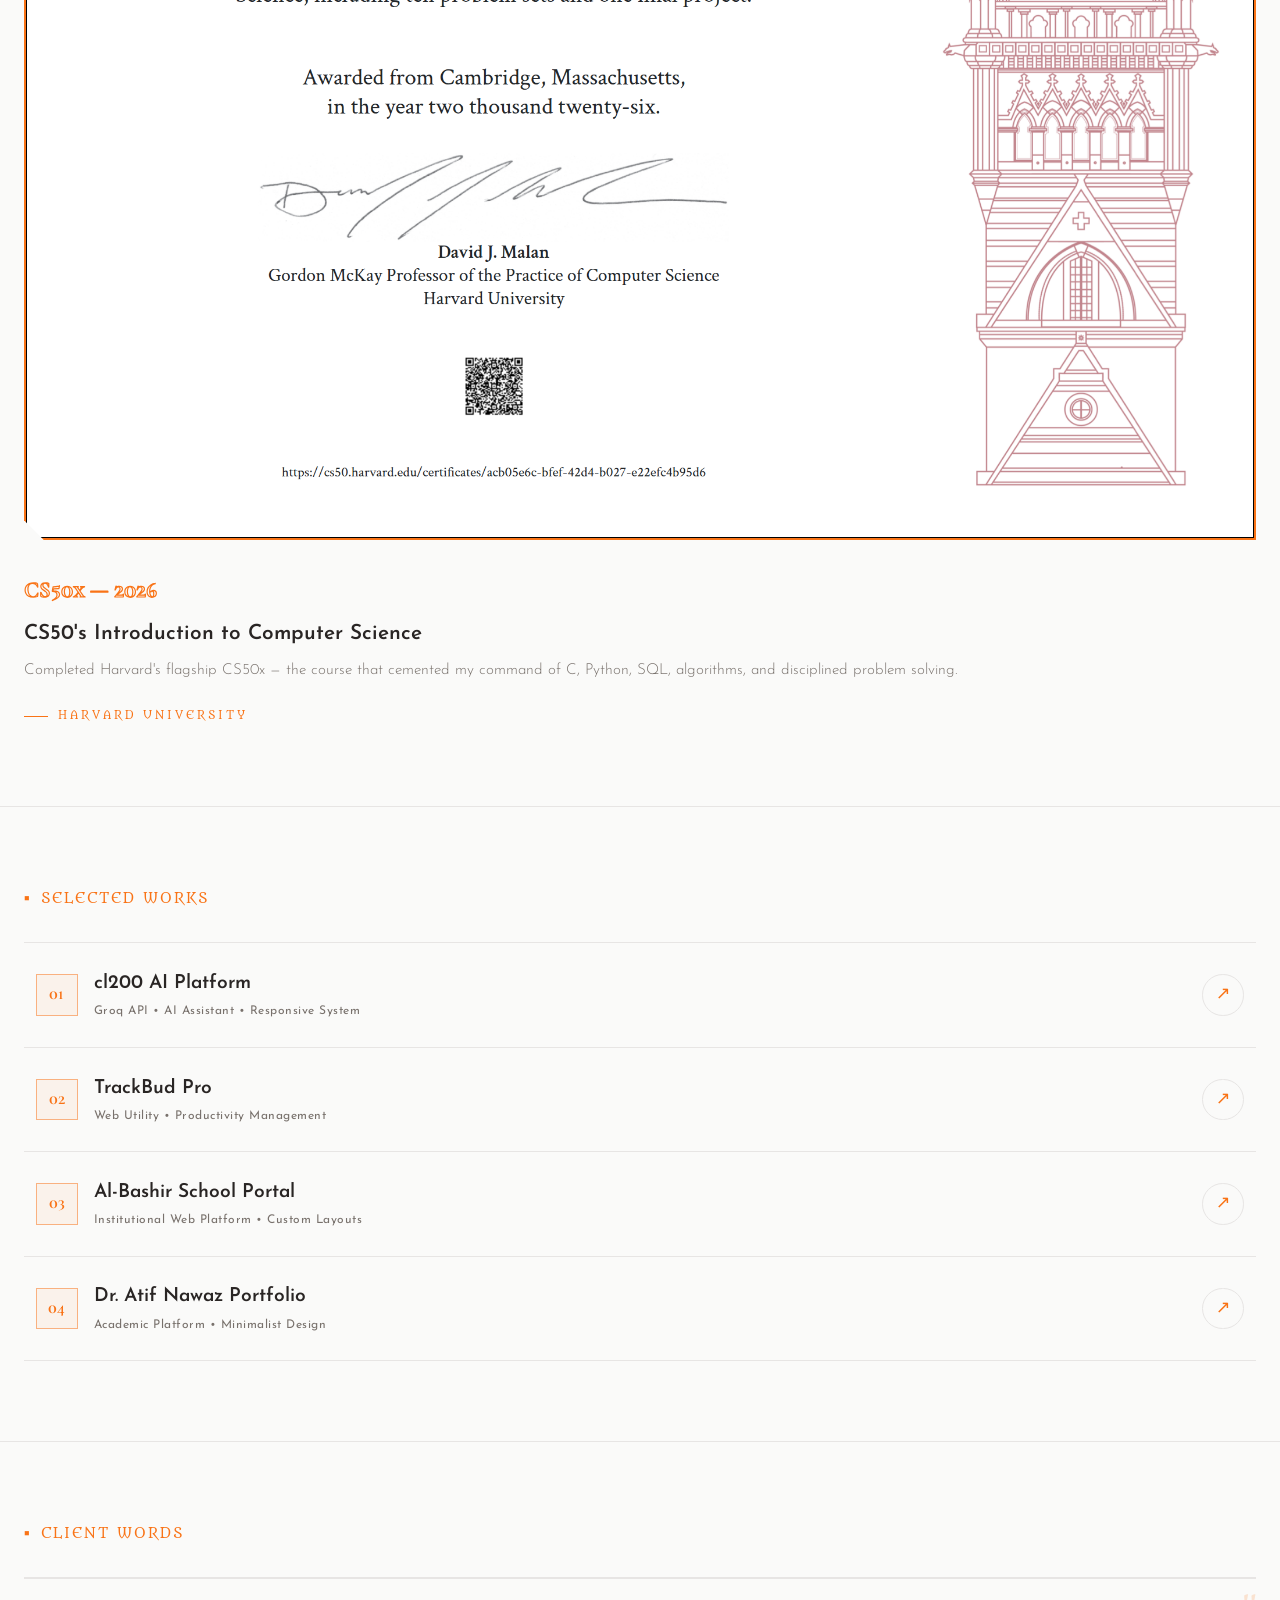
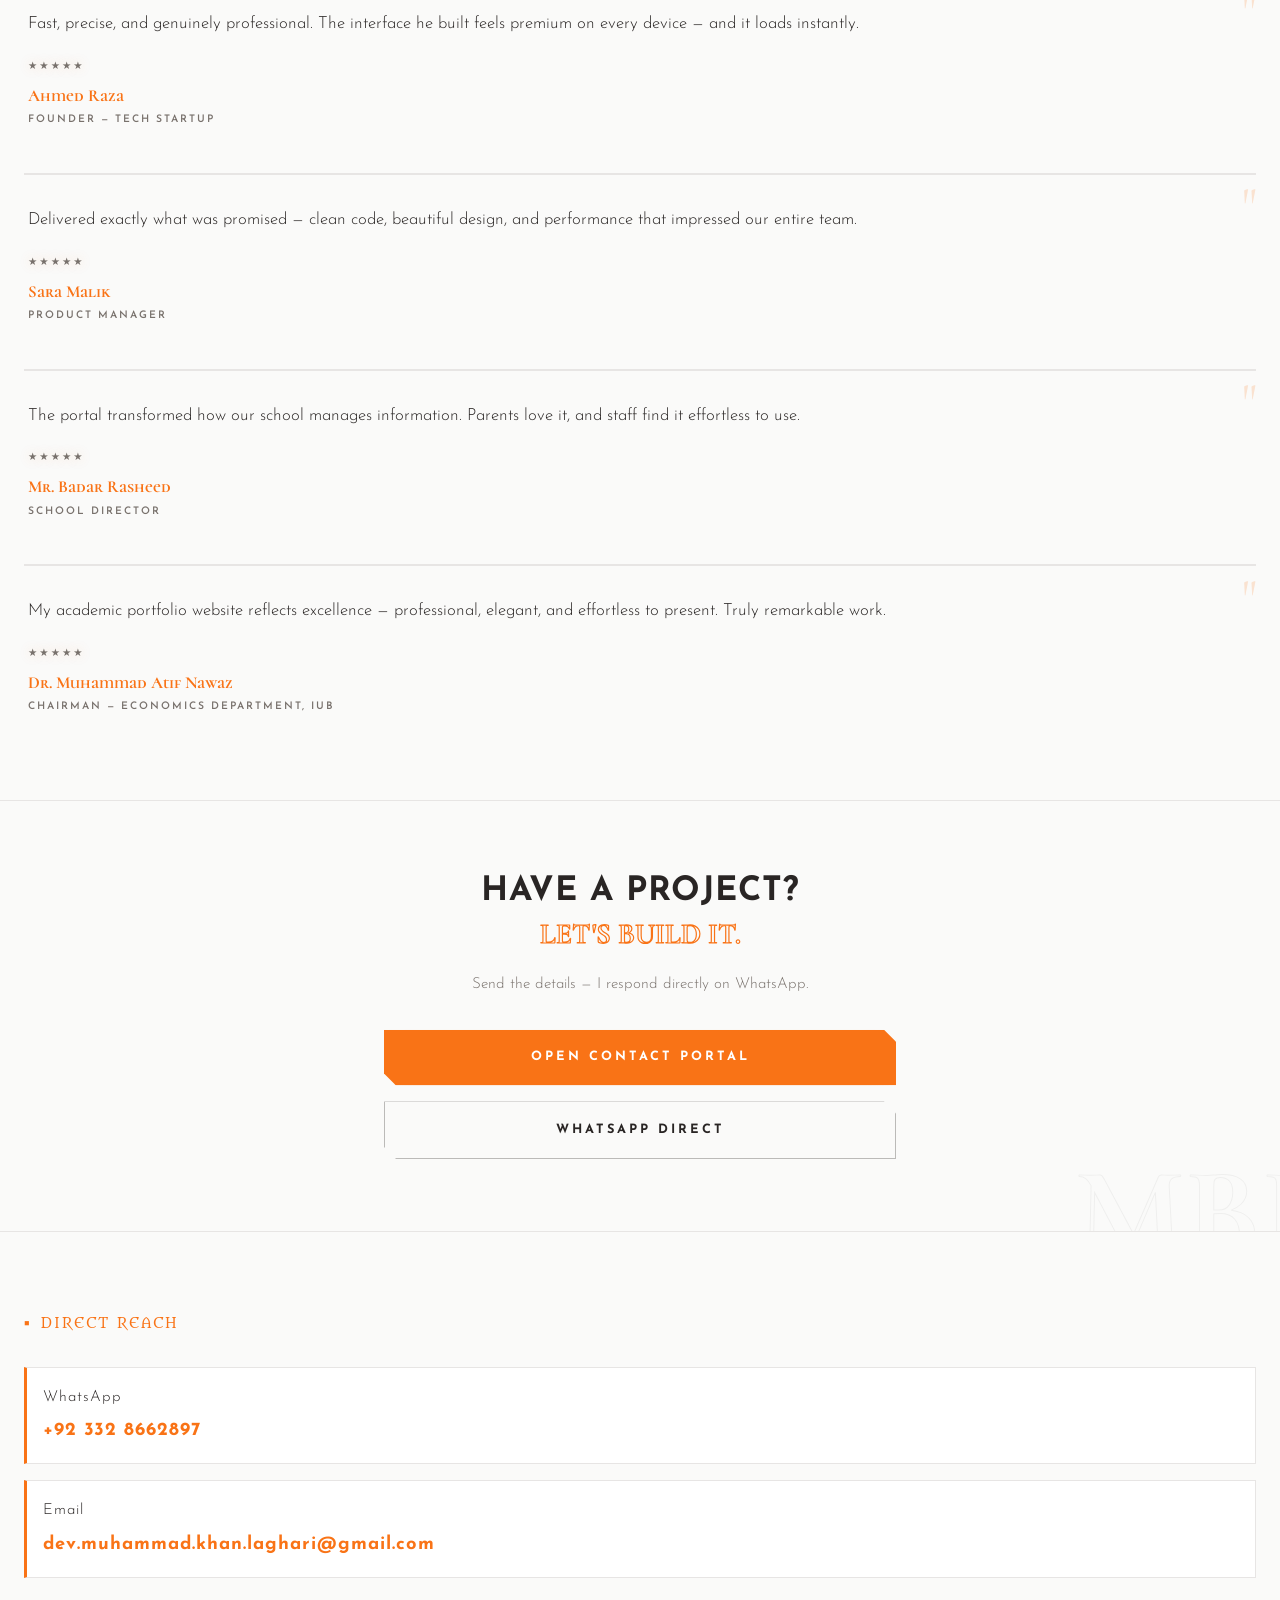
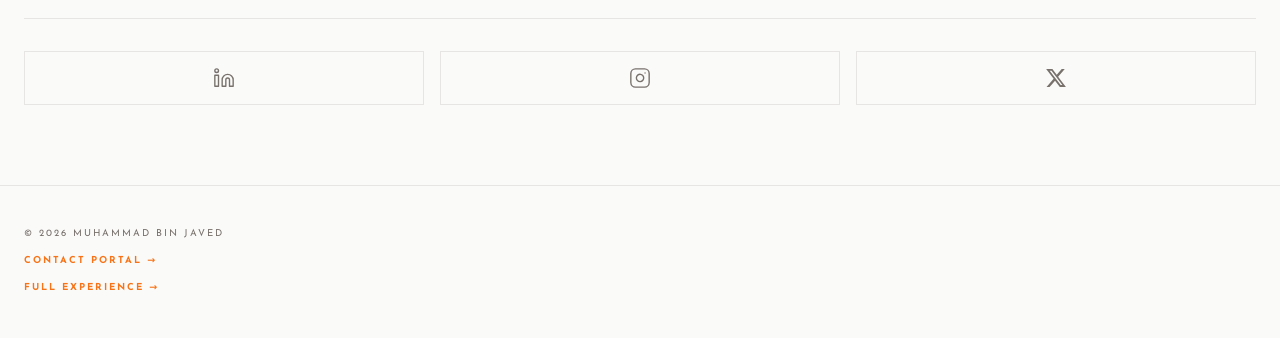
<file: Portfolio/mobile/index.html>
<!DOCTYPE html>
<html lang="en">
<head>
    <meta charset="UTF-8">
    <meta name="viewport" content="width=device-width, initial-scale=1.0, viewport-fit=cover">
    <meta name="description" content="Muhammad Bin Javed — Front-End Architect & Python Developer. Hyper-fast web systems and luxury interfaces.">
    <meta name="theme-color" content="#FAFAF9">
    <link rel="icon" type="image/svg+xml" href="../shared/favicon.svg">
    <meta property="og:title" content="Muhammad Bin Javed | Front-End Architect & Dev">
    <title>Muhammad Bin Javed | Front-End Architect & Dev</title>
    <link rel="preconnect" href="https://fonts.googleapis.com">
    <link rel="preconnect" href="https://fonts.gstatic.com" crossorigin>
    <link rel="preload" href="https://fonts.googleapis.com/css2?family=Cormorant+Unicase:wght@600;700&family=Josefin+Sans:wght@300;400;600;700&family=Metamorphous&display=swap" as="style">
    <link rel="stylesheet" href="css/mobile.css">
</head>
<body>

    <div class="progress-bar" id="progressBar" aria-hidden="true"></div>

    <!-- Sticky Header -->
    <header class="m-header" id="mHeader">
        <a href="#hero" class="m-word">
            <span class="brand-mark" aria-hidden="true">M</span>
            <span class="brand-name">B. JAVED</span>
        </a>
        <a href="https://wa.me/923328662897" target="_blank" rel="noopener" class="m-cta-mini">WhatsApp</a>
    </header>

    <!-- Hero -->
    <section class="m-hero" id="hero">
        <div class="m-hero-inner">
            <div class="m-photo-wrap reveal">
                <div class="m-photo-frame">
                    <img src="../desktop/dp/dp.png" alt="Portrait of Muhammad Bin Javed" width="200" height="250" decoding="async" onerror="this.closest('.m-photo-frame').style.display='none';">
                    <span class="m-photo-year">EST. 2021</span>
                </div>
            </div>
            <h1 class="m-name reveal">MUHAMMAD BIN JAVED</h1>
            <div class="hero-badge reveal">FRONT-END ARCHITECT & PYTHON DEV</div>
            <h2 class="hero-title reveal">
                ENGINEERING <span class="highlight-orange hl-sweep">RAW SPEED</span>
                <span class="accent-word">& LUXURY INTERFACES</span>
            </h2>
            <p class="hero-subtext reveal">
                Crafting hyper-fast web systems, interactive AI client applications, and custom software.
            </p>
            <div class="hero-cta reveal">
                <a href="#works" class="btn-primary">View Featured Projects</a>
                <a href="https://wa.me/923328662897" target="_blank" rel="noopener" class="btn-secondary">Direct WhatsApp</a>
            </div>
            <div class="hero-stats reveal">
                <div class="stat">
                    <strong>2021</strong>
                    <span>EST. Coding</span>
                </div>
                <div class="stat">
                    <strong>4+</strong>
                    <span>Projects</span>
                </div>
                <div class="stat">
                    <strong>24/7</strong>
                    <span>Direct Line</span>
                </div>
            </div>
            <div class="hero-scroll" aria-hidden="true">
                <span class="scroll-line"></span>
            </div>
        </div>
    </section>

    <!-- Marquee Ticker -->
    <div class="marquee" aria-hidden="true">
        <div class="marquee-track">
            <span>RAW SPEED</span><span class="m-diamond">◆</span><span>LUXURY INTERFACES</span><span class="m-diamond">◆</span><span>CUSTOM SOFTWARE</span><span class="m-diamond">◆</span><span>EST. 2021</span><span class="m-diamond">◆</span>
            <span>RAW SPEED</span><span class="m-diamond">◆</span><span>LUXURY INTERFACES</span><span class="m-diamond">◆</span><span>CUSTOM SOFTWARE</span><span class="m-diamond">◆</span><span>EST. 2021</span><span class="m-diamond">◆</span>
        </div>
    </div>

    <!-- About -->
    <section class="m-about" id="about">
        <h2 class="section-tag reveal">ABOUT</h2>
        <p class="about-text reveal">
            I am <span class="hl-name" style="animation-delay:0.2s">Muhammad Bin Javed</span>, a self-taught <span class="hl" style="animation-delay:0.35s">Front-End Developer</span> and <span class="hl" style="animation-delay:0.5s">Python Software Engineer</span>. I engineer high-contrast, performant, and production-ready applications.
        </p>
    </section>

    <!-- Tech Stack -->
    <section class="m-stack" id="stack">
        <h2 class="section-tag reveal">TECH STACK</h2>
        <div class="console reveal" aria-label="Muhammad Bin Javed's technology stack">
            <div class="console-bar">
                <span class="console-path">BIN_JAVED://STACK</span>
                <span class="console-status"><i></i> ONLINE</span>
            </div>
            <div class="console-body">
                <p class="line"><span class="cmt">// — FRONTEND — MASTERED —</span></p>
                <p class="line"><span class="cmd">$</span> html5 · css3 · js(es6+) · typescript <span class="ok">✓</span></p>
                <p class="line"><span class="cmd">$</span> react · next.js · vue · angular · svelte <span class="ok">✓</span></p>
                <p class="line"><span class="cmd">$</span> tailwind · bootstrap · gsap · motion design <span class="ok">✓</span></p>
                <p class="line"><span class="cmt">// — BACKEND — EXPERT —</span></p>
                <p class="line"><span class="cmd">$</span> node.js · express · python · flask · django <span class="ok">✓</span></p>
                <p class="line"><span class="cmd">$</span> rest apis · jwt auth · api orchestration <span class="ok">✓</span></p>
                <p class="line"><span class="cmt">// — DATA & TOOLS —</span></p>
                <p class="line"><span class="cmd">$</span> mysql · mongodb · postgresql · firebase <span class="ok">✓</span></p>
                <p class="line"><span class="cmd">$</span> git & github · linux · cli-first workflow <span class="ok">✓</span></p>
            </div>
        </div>
    </section>

    <!-- Timeline -->
    <section class="m-timeline" id="timeline">
        <h2 class="section-tag reveal">EVOLUTION</h2>
        <div class="timeline-container">
            <div class="timeline-node reveal">
                <span class="t-year">2021</span>
                <h3>Self-Taught Front-End Developer</h3>
                <p>Focused on DOM architecture, semantic HTML5, CSS layout precision, and responsive engineering.</p>
            </div>
            <div class="timeline-node reveal">
                <span class="t-year">2023</span>
                <h3>Self-Taught Python Developer</h3>
                <p>Expanded into logic scripting, local app desktop tooling, data systems, and API orchestration.</p>
            </div>
            <div class="timeline-node reveal">
                <span class="t-year">2025</span>
                <h3>Computer Science Matriculation</h3>
                <p>Formalized practical software expertise with foundational computer science principles.</p>
            </div>
        </div>
    </section>

    <!-- Achievements -->
    <section class="m-achievements" id="achievements">
        <h2 class="section-tag reveal">ACHIEVEMENTS</h2>
        <div class="achievement-card reveal">
            <figure class="cert-frame">
                <img src="../shared/CS50x.png" alt="CS50x 2026 Certificate — CS50's Introduction to Computer Science" width="2112" height="1632" loading="lazy">
            </figure>
            <div class="cert-info">
                <span class="cert-year">CS50x — 2026</span>
                <h3>CS50's Introduction to Computer Science</h3>
                <p>
                    Completed Harvard's flagship CS50x — the course that cemented my command of C, Python, SQL, algorithms, and disciplined problem solving.
                </p>
                <span class="cert-issuer">HARVARD UNIVERSITY</span>
            </div>
        </div>
    </section>

    <!-- Works (tap rows) -->
    <section class="m-works" id="works">
        <h2 class="section-tag reveal">SELECTED WORKS</h2>
        <ul class="works-list">
            <li class="work-item reveal">
                <a href="https://cl200beta.vercel.app" target="_blank" rel="noopener">
                    <span class="item-num">01</span>
                    <span class="item-body">
                        <span class="item-title">cl200 AI Platform</span>
                        <span class="item-tech">Groq API • AI Assistant • Responsive System</span>
                    </span>
                    <span class="item-arrow-wrap" aria-hidden="true">↗</span>
                </a>
            </li>
            <li class="work-item reveal">
                <a href="https://trackbudpr0.netlify.app" target="_blank" rel="noopener">
                    <span class="item-num">02</span>
                    <span class="item-body">
                        <span class="item-title">TrackBud Pro</span>
                        <span class="item-tech">Web Utility • Productivity Management</span>
                    </span>
                    <span class="item-arrow-wrap" aria-hidden="true">↗</span>
                </a>
            </li>
            <li class="work-item reveal">
                <a href="https://albashirschool.vercel.app" target="_blank" rel="noopener">
                    <span class="item-num">03</span>
                    <span class="item-body">
                        <span class="item-title">Al-Bashir School Portal</span>
                        <span class="item-tech">Institutional Web Platform • Custom Layouts</span>
                    </span>
                    <span class="item-arrow-wrap" aria-hidden="true">↗</span>
                </a>
            </li>
            <li class="work-item reveal">
                <a href="https://drmuhammadatifnawaz.netlify.app/" target="_blank" rel="noopener">
                    <span class="item-num">04</span>
                    <span class="item-body">
                        <span class="item-title">Dr. Atif Nawaz Portfolio</span>
                        <span class="item-tech">Academic Platform • Minimalist Design</span>
                    </span>
                    <span class="item-arrow-wrap" aria-hidden="true">↗</span>
                </a>
            </li>
        </ul>
    </section>

    <!-- Reviews -->
    <section class="m-reviews" id="reviews">
        <h2 class="section-tag reveal">CLIENT WORDS</h2>
        <div class="reviews-grid">
            <blockquote class="review reveal">
                <span class="review-mark" aria-hidden="true">"</span>
                <p>Fast, precise, and genuinely professional. The interface he built feels premium on every device — and it loads instantly.</p>
                <footer class="review-meta">
                    <span class="review-stars" aria-label="5 out of 5 stars">★★★★★</span>
                    <strong>Ahmed Raza</strong>
                    <span>Founder — Tech Startup</span>
                </footer>
            </blockquote>
            <blockquote class="review reveal">
                <span class="review-mark" aria-hidden="true">"</span>
                <p>Delivered exactly what was promised — clean code, beautiful design, and performance that impressed our entire team.</p>
                <footer class="review-meta">
                    <span class="review-stars" aria-label="5 out of 5 stars">★★★★★</span>
                    <strong>Sara Malik</strong>
                    <span>Product Manager</span>
                </footer>
            </blockquote>
            <blockquote class="review reveal">
                <span class="review-mark" aria-hidden="true">"</span>
                <p>The portal transformed how our school manages information. Parents love it, and staff find it effortless to use.</p>
                <footer class="review-meta">
                    <span class="review-stars" aria-label="5 out of 5 stars">★★★★★</span>
                    <strong>Mr. Badar Rasheed</strong>
                    <span>School Director</span>
                </footer>
            </blockquote>
            <blockquote class="review reveal">
                <span class="review-mark" aria-hidden="true">"</span>
                <p>My academic portfolio website reflects excellence — professional, elegant, and effortless to present. Truly remarkable work.</p>
                <footer class="review-meta">
                    <span class="review-stars" aria-label="5 out of 5 stars">★★★★★</span>
                    <strong>Dr. Muhammad Atif Nawaz</strong>
                    <span>Chairman — Economics Department, IUB</span>
                </footer>
            </blockquote>
        </div>
    </section>

    <!-- Big CTA Banner -->
    <section class="m-cta-banner">
        <h2 class="cta-title reveal">HAVE A PROJECT?</h2>
        <p class="cta-line reveal"><span class="accent-word cta-accent">LET'S BUILD IT.</span></p>
        <p class="cta-sub reveal">Send the details — I respond directly on WhatsApp.</p>
        <div class="cta-actions reveal">
            <a href="contact.html" class="btn-primary">Open Contact Portal</a>
            <a href="https://wa.me/923328662897" target="_blank" rel="noopener" class="btn-secondary">WhatsApp Direct</a>
        </div>
    </section>

    <!-- Contact -->
    <section class="m-contact" id="contact">
        <h2 class="section-tag reveal">DIRECT REACH</h2>
        <div class="contact-box">
            <a href="https://wa.me/923328662897" target="_blank" rel="noopener" class="contact-link reveal">
                <span>WhatsApp</span>
                <strong>+92 332 8662897</strong>
            </a>
            <a href="mailto:dev.muhammad.khan.laghari@gmail.com" class="contact-link reveal">
                <span>Email</span>
                <strong>dev.muhammad.khan.laghari@gmail.com</strong>
            </a>
        </div>
        <div class="social-row">
            <a href="https://www.linkedin.com/in/devmuhammadkhan/" target="_blank" rel="noopener" aria-label="LinkedIn" class="social-link reveal">
                <svg viewBox="0 0 24 24" fill="none" stroke="currentColor" stroke-width="1.5" stroke-linecap="round" stroke-linejoin="round" aria-hidden="true"><path d="M16 8a6 6 0 0 1 6 6v7h-4v-7a2 2 0 0 0-4 0v7h-4v-7a6 6 0 0 1 6-6z"/><rect x="2" y="9" width="4" height="12"/><circle cx="4" cy="4" r="2"/></svg>
            </a>
            <a href="https://www.instagram.com/mkh._.khan/" target="_blank" rel="noopener" aria-label="Instagram" class="social-link reveal">
                <svg viewBox="0 0 24 24" fill="none" stroke="currentColor" stroke-width="1.5" stroke-linecap="round" stroke-linejoin="round" aria-hidden="true"><rect x="2" y="2" width="20" height="20" rx="5" ry="5"/><path d="M16 11.37A4 4 0 1 1 12.63 8 4 4 0 0 1 16 11.37z"/><line x1="17.5" y1="6.5" x2="17.51" y2="6.5"/></svg>
            </a>
            <a href="https://x.com/DevMuhammadKhan" target="_blank" rel="noopener" aria-label="X (Twitter)" class="social-link reveal">
                <svg viewBox="0 0 24 24" fill="currentColor" aria-hidden="true"><path d="M18.244 2.25h3.308l-7.227 8.26 8.502 11.24H16.17l-5.214-6.817L4.99 21.75H1.68l7.73-8.835L1.254 2.25H8.08l4.713 6.231zm-1.161 17.52h1.833L7.084 4.126H5.117z"/></svg>
            </a>
        </div>
    </section>

    <footer class="site-footer">
        <span>© 2026 MUHAMMAD BIN JAVED</span>
        <a href="contact.html">CONTACT PORTAL →</a>
        <a href="../desktop/index.html">FULL EXPERIENCE →</a>
    </footer>

    <a class="wa-float" href="https://wa.me/923328662897" target="_blank" rel="noopener" aria-label="Chat on WhatsApp">
        <svg viewBox="0 0 24 24" fill="currentColor" aria-hidden="true"><path d="M17.472 14.382c-.297-.149-1.758-.867-2.03-.967-.273-.099-.471-.148-.67.15-.197.297-.767.966-.94 1.164-.173.199-.347.223-.644.075-.297-.15-1.255-.463-2.39-1.475-.883-.788-1.48-1.761-1.653-2.059-.173-.297-.018-.458.13-.606.134-.133.297-.347.446-.52.149-.174.198-.298.298-.497.099-.198.05-.371-.025-.52-.075-.149-.669-1.612-.916-2.207-.242-.579-.487-.5-.669-.51-.173-.008-.371-.01-.57-.01-.198 0-.52.074-.792.372-.272.297-1.04 1.016-1.04 2.479 0 1.462 1.065 2.875 1.213 3.074.149.198 2.096 3.2 5.077 4.487.709.306 1.262.489 1.694.625.712.227 1.36.195 1.871.118.571-.085 1.758-.719 2.006-1.413.248-.694.248-1.289.173-1.413-.074-.124-.272-.198-.57-.347m-5.421 7.403h-.004a9.87 9.87 0 01-5.031-1.378l-.361-.214-3.741.982.998-3.648-.235-.374a9.86 9.86 0 01-1.51-5.26c.001-5.45 4.436-9.884 9.888-9.884 2.64 0 5.122 1.03 6.988 2.898a9.825 9.825 0 012.893 6.994c-.003 5.45-4.437 9.884-9.885 9.884m8.413-18.297A11.815 11.815 0 0012.05 0C5.495 0 .16 5.335.157 11.892c0 2.096.547 4.142 1.588 5.945L.057 24l6.305-1.654a11.882 11.882 0 005.683 1.448h.005c6.554 0 11.89-5.335 11.893-11.893a11.821 11.821 0 00-3.48-8.413z"/></svg>
    </a>

    <script src="js/reveal.js" defer></script>
</body>
</html>
</file>
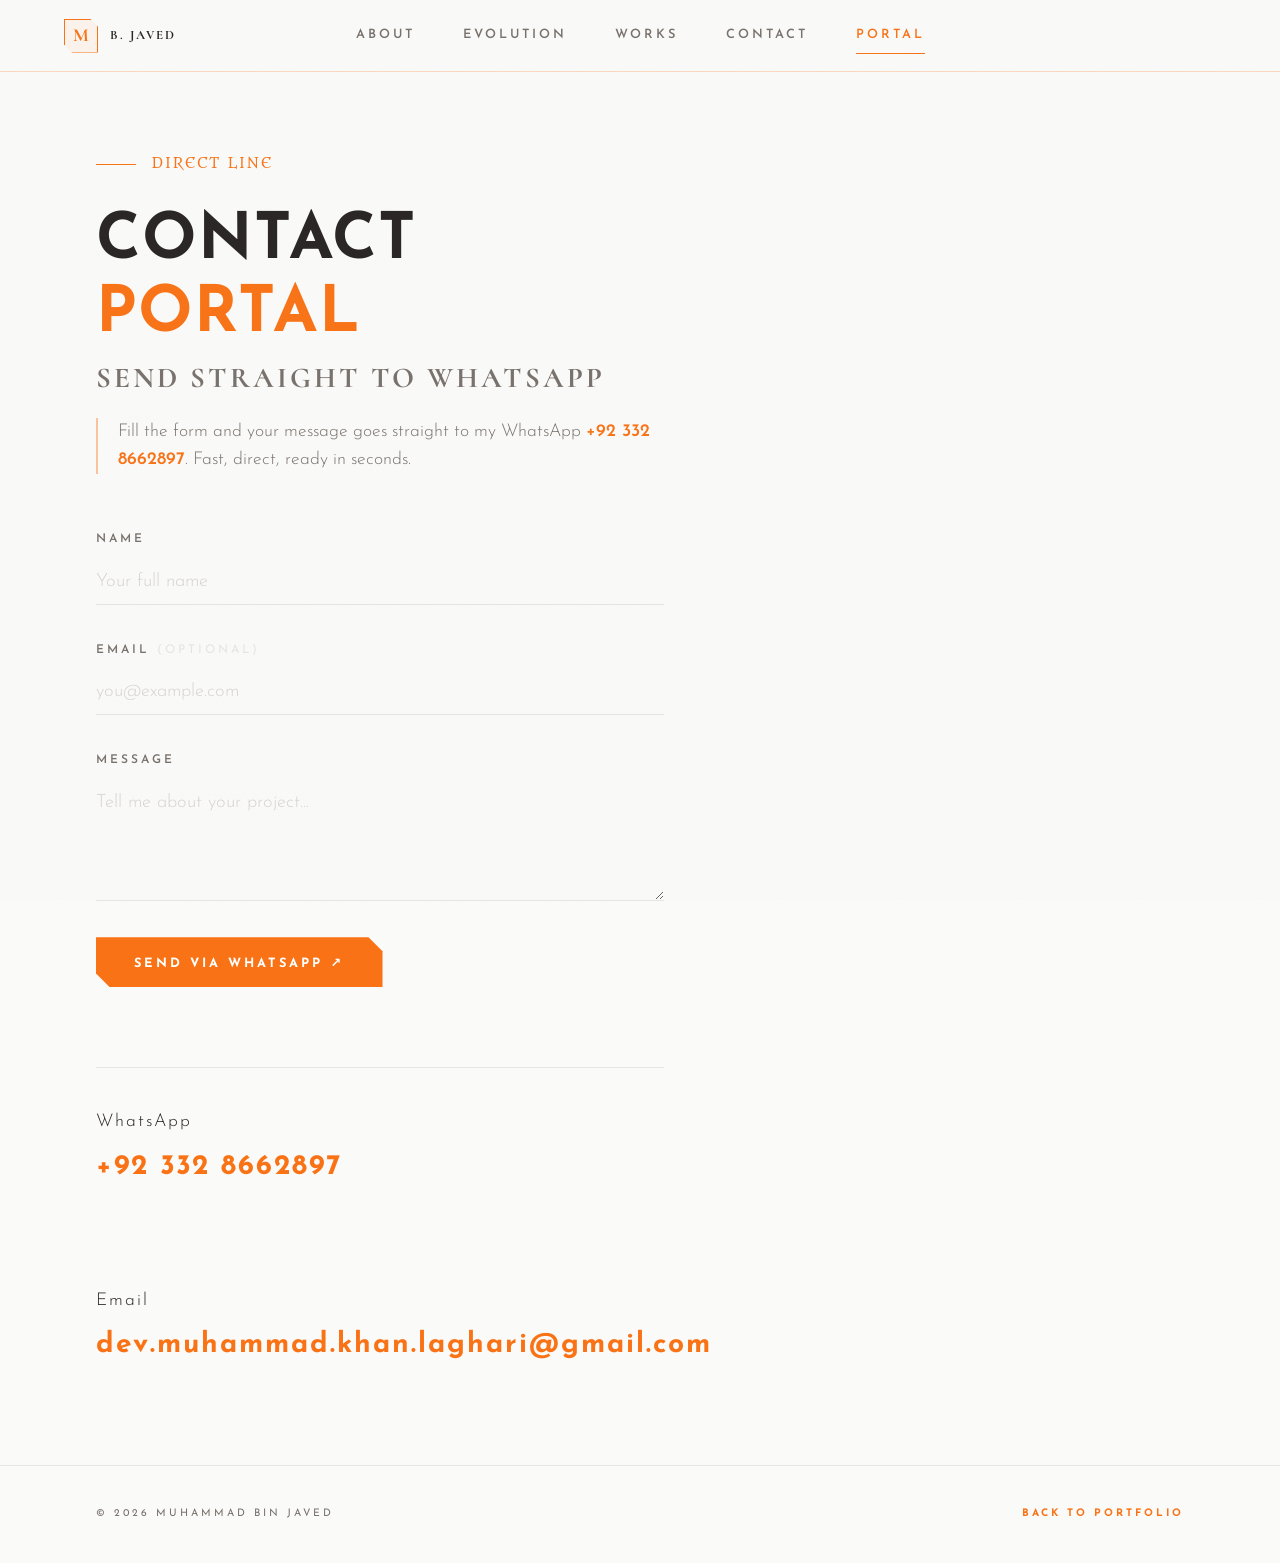
<file: Portfolio/desktop/contact.html>
<!DOCTYPE html>
<html lang="en">
<head>
    <meta charset="UTF-8">
    <meta name="viewport" content="width=device-width, initial-scale=1.0">
    <meta name="description" content="Contact Muhammad Bin Javed directly via WhatsApp — +92 332 8662897.">
    <meta name="theme-color" content="#FAFAF9">
    <link rel="icon" type="image/svg+xml" href="../shared/favicon.svg">
    <title>Muhammad Bin Javed | Contact Portal</title>
    <link rel="preconnect" href="https://fonts.googleapis.com">
    <link rel="preconnect" href="https://fonts.gstatic.com" crossorigin>
    <link rel="preload" href="https://fonts.googleapis.com/css2?family=Cormorant+Unicase:wght@600;700&family=Josefin+Sans:wght@300;400;600;700&family=Metamorphous&display=swap" as="style">
    <link rel="stylesheet" href="css/variables.css">
    <link rel="stylesheet" href="css/main.css">
    <link rel="stylesheet" href="css/contact.css">
</head>
<body>

    <nav class="navbar visible" id="mainNav" aria-label="Primary navigation">
        <a href="index.html#hero" class="brand" aria-label="Home — Muhammad Bin Javed">
            <span class="brand-mark" aria-hidden="true">M</span>
            <span class="brand-name">B. JAVED</span>
        </a>
        <div class="nav-links">
            <a href="index.html#about">About</a>
            <a href="index.html#timeline">Evolution</a>
            <a href="index.html#projects">Works</a>
            <a href="index.html#contact">Contact</a>
            <a href="contact.html" class="active">Portal</a>
        </div>
    </nav>

    <section class="portal-section">
        <span class="portal-badge">DIRECT LINE</span>
        <h1 class="portal-title">
            CONTACT <span class="highlight-orange">PORTAL</span><br>
            <span class="portal-sub">SEND STRAIGHT TO WHATSAPP</span>
        </h1>
        <p class="portal-intro">
            Fill the form and your message goes straight to my WhatsApp <strong class="hl">+92 332 8662897</strong>. Fast, direct, ready in seconds.
        </p>

        <form id="contactForm" class="portal-form" novalidate>
            <div class="form-field">
                <label for="name">Name</label>
                <input type="text" id="name" name="name" required autocomplete="name" placeholder="Your full name" aria-required="true">
            </div>
            <div class="form-field">
                <label for="email">Email <span class="label-opt">(optional)</span></label>
                <input type="email" id="email" name="email" autocomplete="email" placeholder="you@example.com">
            </div>
            <div class="form-field">
                <label for="msg">Message</label>
                <textarea id="msg" name="msg" rows="5" required placeholder="Tell me about your project..." aria-required="true"></textarea>
            </div>
            <button type="submit" class="btn-primary btn-send">Send via WhatsApp ↗</button>
            <p class="form-note" id="formNote" hidden aria-live="polite"></p>
        </form>

        <div class="portal-alt">
            <a href="https://wa.me/923328662897" target="_blank" rel="noopener" class="contact-link">
                <span>WhatsApp</span>
                <strong>+92 332 8662897</strong>
            </a>
            <a href="mailto:dev.muhammad.khan.laghari@gmail.com" class="contact-link">
                <span>Email</span>
                <strong>dev.muhammad.khan.laghari@gmail.com</strong>
            </a>
        </div>
    </section>

    <footer class="site-footer">
        <span>© 2026 MUHAMMAD BIN JAVED</span>
        <a href="index.html" class="footer-back">BACK TO PORTFOLIO</a>
    </footer>

    <script src="js/contact.js" defer></script>
</body>
</html>
</file>
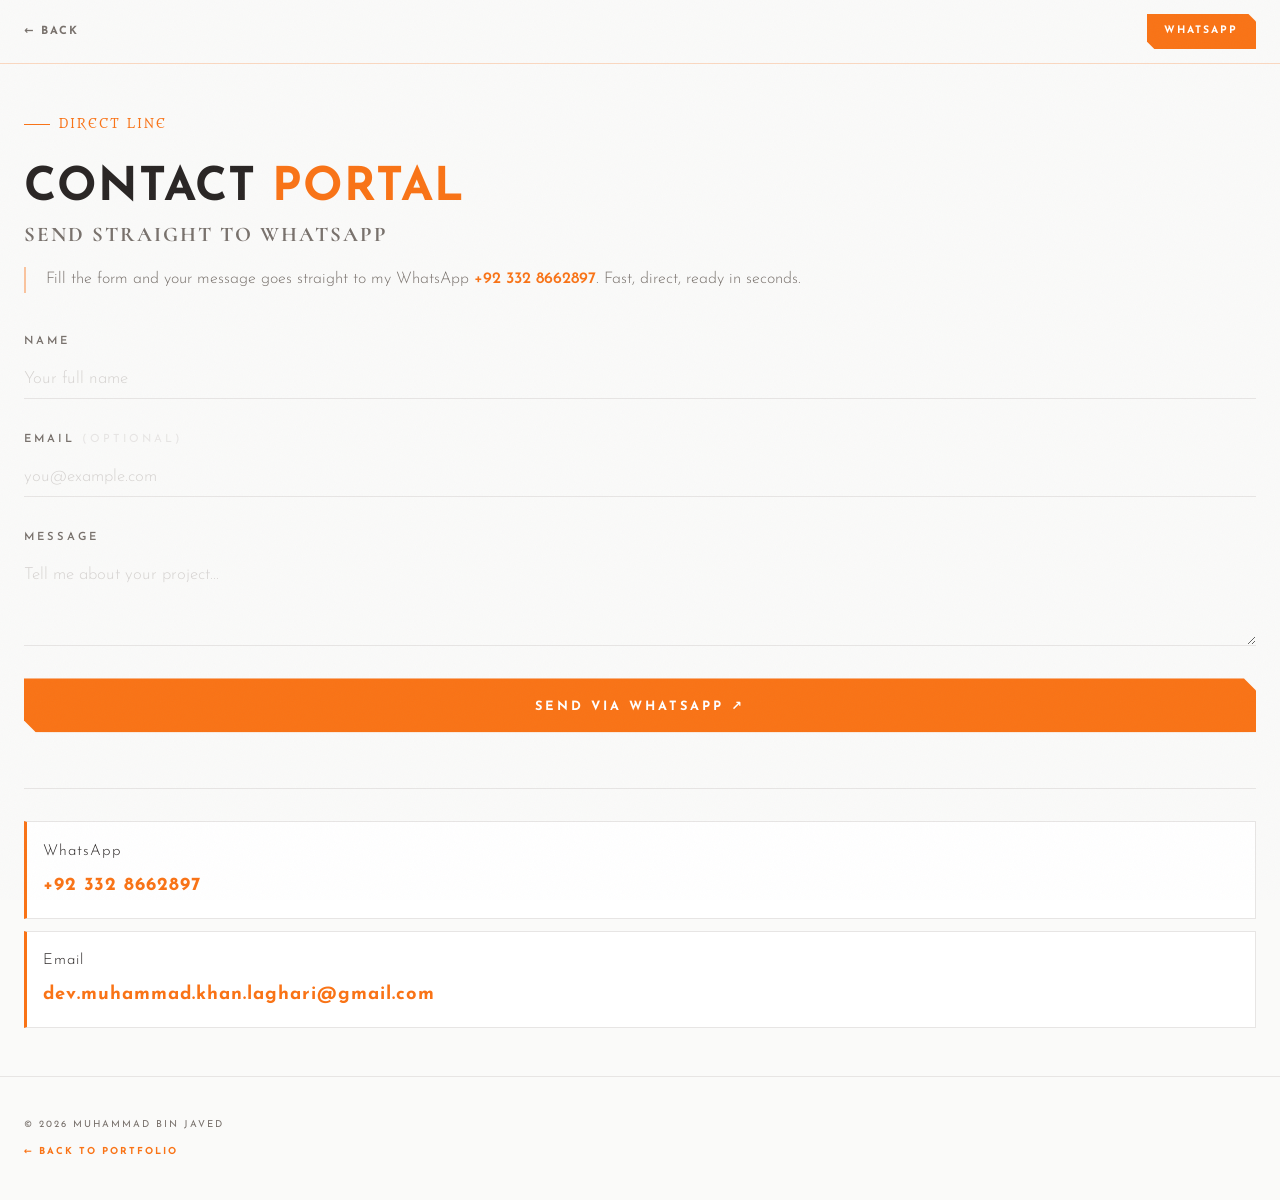
<file: Portfolio/mobile/contact.html>
<!DOCTYPE html>
<html lang="en">
<head>
    <meta charset="UTF-8">
    <meta name="viewport" content="width=device-width, initial-scale=1.0, viewport-fit=cover">
    <meta name="description" content="Contact Muhammad Bin Javed directly via WhatsApp — +92 332 8662897.">
    <meta name="theme-color" content="#FAFAF9">
    <link rel="icon" type="image/svg+xml" href="../shared/favicon.svg">
    <title>Muhammad Bin Javed | Contact Portal</title>
    <link rel="preconnect" href="https://fonts.googleapis.com">
    <link rel="preconnect" href="https://fonts.gstatic.com" crossorigin>
    <link rel="preload" href="https://fonts.googleapis.com/css2?family=Cormorant+Unicase:wght@600;700&family=Josefin+Sans:wght@300;400;600;700&family=Metamorphous&display=swap" as="style">
    <link rel="stylesheet" href="css/mobile.css">
    <link rel="stylesheet" href="css/contact.css">
</head>
<body>

    <header class="m-header">
        <a href="index.html" class="m-back">← BACK</a>
        <a href="https://wa.me/923328662897" target="_blank" rel="noopener" class="m-cta-mini">WhatsApp</a>
    </header>

    <section class="m-portal">
        <span class="portal-badge">DIRECT LINE</span>
        <h1 class="portal-title">
            CONTACT <span class="highlight-orange">PORTAL</span>
            <span class="portal-sub">SEND STRAIGHT TO WHATSAPP</span>
        </h1>
        <p class="portal-intro">
            Fill the form and your message goes straight to my WhatsApp <strong class="hl">+92 332 8662897</strong>. Fast, direct, ready in seconds.
        </p>

        <form id="contactForm" class="portal-form" novalidate>
            <div class="form-field">
                <label for="name">Name</label>
                <input type="text" id="name" name="name" required autocomplete="name" placeholder="Your full name" aria-required="true">
            </div>
            <div class="form-field">
                <label for="email">Email <span class="label-opt">(optional)</span></label>
                <input type="email" id="email" name="email" autocomplete="email" placeholder="you@example.com">
            </div>
            <div class="form-field">
                <label for="msg">Message</label>
                <textarea id="msg" name="msg" rows="4" required placeholder="Tell me about your project..." aria-required="true"></textarea>
            </div>
            <button type="submit" class="btn-primary btn-send">Send via WhatsApp ↗</button>
            <p class="form-note" id="formNote" hidden aria-live="polite"></p>
        </form>

        <div class="portal-alt">
            <a href="https://wa.me/923328662897" target="_blank" rel="noopener" class="contact-link">
                <span>WhatsApp</span>
                <strong>+92 332 8662897</strong>
            </a>
            <a href="mailto:dev.muhammad.khan.laghari@gmail.com" class="contact-link">
                <span>Email</span>
                <strong>dev.muhammad.khan.laghari@gmail.com</strong>
            </a>
        </div>
    </section>

    <footer class="site-footer">
        <span>© 2026 MUHAMMAD BIN JAVED</span>
        <a href="index.html">← BACK TO PORTFOLIO</a>
    </footer>

    <script src="js/contact.js" defer></script>
</body>
</html>
</file>
<file: Portfolio/desktop/css/variables.css>
@import url('https://fonts.googleapis.com/css2?family=Cormorant+Unicase:wght@600;700&family=Josefin+Sans:wght@300;400;600;700&family=Metamorphous&display=swap');

:root {
    --bg-main: #FAFAF9;
    --surface-soft: #F5F5F4;
    --primary-orange: #F97316;
    --accent-amber: #FB923C;
    --orange-deep: #EA580C;
    --text-main: #292524;
    --text-muted: #78716C;

    --font-primary: 'Josefin Sans', 'Segoe UI', system-ui, -apple-system, sans-serif;
    --font-display: 'Cormorant Unicase', 'Georgia', serif;
    --font-accent: 'Metamorphous', 'Georgia', cursive;

    --ease-expo: cubic-bezier(0.16, 1, 0.3, 1);

    --border-hairline: #E7E5E4;
    --nav-height: 72px;
}

* { margin: 0; padding: 0; box-sizing: border-box; }
html { scroll-behavior: smooth; }
body {
    background-color: var(--bg-main);
    color: var(--text-main);
    font-family: var(--font-primary);
    overflow-x: hidden;
    line-height: 1.6;
    -webkit-font-smoothing: antialiased;
    text-rendering: optimizeLegibility;
}

::selection { background: var(--primary-orange); color: #FFFFFF; }

::-webkit-scrollbar { width: 10px; }
::-webkit-scrollbar-track { background: var(--bg-main); }
::-webkit-scrollbar-thumb { background: var(--border-hairline); border: 2px solid var(--bg-main); border-radius: 6px; }
::-webkit-scrollbar-thumb:hover { background: var(--primary-orange); }

a { color: inherit; }

:focus-visible { outline: 2px solid var(--primary-orange); outline-offset: 3px; }
</file>
<file: Portfolio/desktop/css/main.css>
/* ============================================================
   MAIN.CSS — Desktop System (White + Orange / No Black, No Brown)
   Luxury industrial: high contrast, cut corners, hairline rules
   ============================================================ */

/* ---------- Grain texture overlay ---------- */
body::after {
    content: '';
    position: fixed;
    inset: 0;
    z-index: 9999;
    pointer-events: none;
    opacity: 0.03;
    background-image: url("data:image/svg+xml,%3Csvg xmlns='http://www.w3.org/2000/svg' width='120' height='120'%3E%3Cfilter id='n'%3E%3CfeTurbulence type='fractalNoise' baseFrequency='0.85' numOctaves='2' stitchTiles='stitch'/%3E%3C/filter%3E%3Crect width='120' height='120' filter='url(%23n)' opacity='1'/%3E%3C/svg%3E");
}

/* ---------- Scroll progress bar ---------- */
.progress-bar {
    position: fixed;
    top: 0; left: 0;
    height: 3px;
    width: 0;
    background: linear-gradient(90deg, var(--primary-orange), var(--accent-amber));
    z-index: 1001;
    pointer-events: none;
}

/* ---------- Custom cursor (fine pointers only) ---------- */
.cursor-dot {
    position: fixed;
    top: 0; left: 0;
    pointer-events: none;
    border-radius: 50%;
    z-index: 10000;
    width: 8px; height: 8px;
    background: var(--primary-orange);
}
@media (pointer: coarse) {
    .cursor-dot { display: none; }
}

/* ============================================================
   NAVBAR
   ============================================================ */
.navbar {
    position: fixed;
    top: 0; left: 0; width: 100%;
    height: var(--nav-height);
    padding: 0 4rem;
    display: flex;
    justify-content: center;
    align-items: center;
    background: rgba(250, 250, 249, 0.92);
    backdrop-filter: blur(16px);
    -webkit-backdrop-filter: blur(16px);
    z-index: 100;
    opacity: 0;
    transform: translateY(-100%);
    transition: opacity 0.5s var(--ease-expo), transform 0.5s var(--ease-expo);
    border-bottom: 1px solid rgba(249, 115, 22, 0.25);
}
.navbar.visible { opacity: 1; transform: translateY(0); }

.brand {
    position: absolute;
    left: 4rem;
    display: inline-flex;
    align-items: center;
    gap: 0.75rem;
    text-decoration: none;
}
.brand-mark {
    width: 34px; height: 34px;
    display: flex;
    align-items: center;
    justify-content: center;
    border: 1.5px solid var(--primary-orange);
    clip-path: polygon(0 0, calc(100% - 8px) 0, 100% 8px, 100% 100%, 8px 100%, 0 calc(100% - 8px));
    background: rgba(249, 115, 22, 0.06);
    font-family: var(--font-display);
    font-weight: 700;
    font-size: 1.15rem;
    color: var(--primary-orange);
}
.brand-name {
    font-family: var(--font-display);
    font-weight: 700;
    font-size: 0.8rem;
    letter-spacing: 2px;
    color: var(--text-main);
}

.nav-links { display: flex; gap: 3rem; }
.nav-links a {
    position: relative;
    text-decoration: none;
    font-size: 0.8rem;
    font-weight: 600;
    letter-spacing: 3px;
    text-transform: uppercase;
    color: var(--text-muted);
    padding: 0.5rem 0;
    transition: color 0.3s ease;
}
.nav-links a::after {
    content: '';
    position: absolute;
    left: 0; bottom: 0;
    width: 100%; height: 1px;
    background: var(--primary-orange);
    transform: scaleX(0);
    transform-origin: right;
    transition: transform 0.4s var(--ease-expo);
}
.nav-links a:hover { color: var(--text-main); }
.nav-links a:hover::after { transform: scaleX(1); transform-origin: left; }

/* ============================================================
   HERO — Asymmetrical, no cards
   ============================================================ */
.hero-section {
    position: relative;
    min-height: 100vh;
    padding: 7.5rem 6rem 4rem;
    display: flex;
    flex-direction: column;
    justify-content: center;
    overflow: hidden;
}

.hero-section::before {
    content: 'MBJ';
    position: absolute;
    right: -2rem; bottom: -4rem;
    font-family: var(--font-display);
    font-weight: 700;
    font-size: clamp(13rem, 27vw, 24rem);
    line-height: 1;
    color: transparent;
    -webkit-text-stroke: 1px rgba(41, 37, 36, 0.06);
    pointer-events: none;
    user-select: none;
    z-index: 0;
}

.hero-vertical {
    position: absolute;
    right: 3.5rem;
    top: 50%;
    transform: translateY(-50%) rotate(180deg);
    writing-mode: vertical-rl;
    font-size: 0.7rem;
    letter-spacing: 6px;
    font-weight: 600;
    color: var(--text-muted);
    text-transform: uppercase;
    opacity: 0.6;
    padding: 3rem 0;
    border-right: 1px solid var(--border-hairline);
    z-index: 1;
}

.hero-grid {
    position: relative;
    z-index: 1;
    display: grid;
    grid-template-columns: minmax(0, 1fr) auto;
    align-items: center;
    gap: 5rem;
}

.hero-badge {
    font-family: var(--font-accent);
    color: var(--primary-orange);
    margin-bottom: 2rem;
    letter-spacing: 2px;
    font-size: 0.9rem;
    padding-left: 3.5rem;
    position: relative;
}
.hero-badge::before {
    content: '';
    position: absolute;
    left: 0; top: 50%;
    width: 2.5rem; height: 1px;
    background: var(--primary-orange);
}

.hero-title {
    font-size: clamp(3rem, 6vw, 5.5rem);
    font-weight: 700;
    line-height: 1.1;
    letter-spacing: 1px;
    margin-bottom: 2.5rem;
    text-transform: uppercase;
    color: var(--text-main);
}
.highlight-orange { color: var(--primary-orange); }
.hl-sweep {
    position: relative;
    display: inline-block;
    z-index: 1;
}
.hl-sweep::after {
    content: '';
    position: absolute;
    left: -2%; right: -2%;
    top: 12%; bottom: 8%;
    background: rgba(249, 115, 22, 0.16);
    transform: scaleX(0);
    transform-origin: left;
    animation: hlSweep 0.9s var(--ease-expo) 0.5s forwards;
    z-index: -1;
}
@keyframes hlSweep { to { transform: scaleX(1); } }
.accent-word {
    font-family: var(--font-display);
    font-weight: 700;
    color: transparent;
    -webkit-text-stroke: 1.5px var(--primary-orange);
}

.hero-subtext {
    font-weight: 300;
    font-size: 1.25rem;
    color: var(--text-muted);
    max-width: 480px;
    margin-left: 9rem;
    padding-left: 1.5rem;
    border-left: 2px solid rgba(249, 115, 22, 0.4);
}

.hero-cta {
    display: flex;
    gap: 1.5rem;
    margin-top: 3.5rem;
    flex-wrap: wrap;
}

.btn-primary, .btn-secondary {
    display: inline-flex;
    align-items: center;
    gap: 0.75rem;
    padding: 1.1rem 2.4rem;
    font-family: var(--font-primary);
    font-weight: 700;
    font-size: 0.8rem;
    letter-spacing: 3px;
    text-transform: uppercase;
    text-decoration: none;
    transition: background 0.4s var(--ease-expo), color 0.4s var(--ease-expo),
                border-color 0.4s var(--ease-expo), transform 0.4s var(--ease-expo);
}
.btn-primary {
    background: var(--primary-orange);
    color: #FFFFFF;
    clip-path: polygon(0 0, calc(100% - 14px) 0, 100% 14px, 100% 100%, 14px 100%, 0 calc(100% - 14px));
}
.btn-primary:hover { background: var(--accent-amber); transform: translateY(-2px); }
.btn-secondary {
    color: var(--text-main);
    border: 1px solid rgba(41, 37, 36, 0.3);
    clip-path: polygon(0 0, calc(100% - 14px) 0, 100% 14px, 100% 100%, 14px 100%, 0 calc(100% - 14px));
}
.btn-secondary:hover {
    border-color: var(--primary-orange);
    color: var(--primary-orange);
    transform: translateY(-2px);
}

/* ---------- Hero portrait ---------- */
.hero-photo { display: flex; flex-direction: column; align-items: center; gap: 1rem; }
.photo-frame {
    position: relative;
    width: 380px;
    clip-path: polygon(0 0, calc(100% - 24px) 0, 100% 24px, 100% 100%, 24px 100%, 0 calc(100% - 24px));
    border: 2px solid var(--primary-orange);
}
.photo-frame::after {
    content: '';
    position: absolute;
    inset: 0;
    transform: translate(16px, 16px);
    border: 1px solid rgba(249, 115, 22, 0.5);
    clip-path: polygon(0 0, calc(100% - 24px) 0, 100% 24px, 100% 100%, 24px 100%, 0 calc(100% - 24px));
    pointer-events: none;
    z-index: -1;
}
.photo-frame img {
    display: block;
    width: 100%;
    aspect-ratio: 4 / 5;
    object-fit: cover;
}
.photo-tag {
    font-family: var(--font-accent);
    font-size: 0.7rem;
    letter-spacing: 3px;
    color: var(--text-muted);
    text-transform: uppercase;
}
.photo-tag::before {
    content: '■ ';
    color: var(--primary-orange);
    font-size: 0.55rem;
    vertical-align: middle;
}

.hero-meta {
    position: relative;
    z-index: 1;
    display: flex;
    align-items: center;
    gap: 1rem;
    margin-top: 3.5rem;
    color: var(--text-muted);
    font-size: 0.7rem;
    letter-spacing: 4px;
}
.hero-meta-line { width: 3rem; height: 1px; background: var(--border-hairline); }

/* ---------- Marquee ticker ---------- */
.marquee {
    overflow: hidden;
    border-top: 1px solid var(--border-hairline);
    border-bottom: 1px solid var(--border-hairline);
    background: var(--surface-soft);
    padding: 1.1rem 0;
    white-space: nowrap;
}
.marquee-track {
    display: inline-flex;
    gap: 3.5rem;
    animation: marqueeMove 26s linear infinite;
    will-change: transform;
}
.marquee-track span {
    font-family: var(--font-accent);
    font-size: 0.85rem;
    letter-spacing: 5px;
    color: var(--text-muted);
    text-transform: uppercase;
}
.marquee-track .m-diamond { color: var(--primary-orange); font-size: 0.6rem; }
@keyframes marqueeMove { to { transform: translateX(-50%); } }

/* ---------- Big CTA banner ---------- */
.cta-banner {
    padding: 8rem 6rem;
    border-top: 1px solid var(--border-hairline);
    position: relative;
    overflow: hidden;
}
.cta-banner::before {
    content: 'MBJ';
    position: absolute;
    right: -1rem; bottom: -4rem;
    font-family: var(--font-display);
    font-weight: 700;
    font-size: clamp(12rem, 22vw, 20rem);
    line-height: 1;
    color: transparent;
    -webkit-text-stroke: 1px rgba(41, 37, 36, 0.05);
    pointer-events: none;
    user-select: none;
}
.cta-title {
    position: relative;
    z-index: 1;
    font-size: clamp(2.5rem, 5vw, 4.5rem);
    font-weight: 700;
    line-height: 1.1;
    letter-spacing: 1px;
    text-transform: uppercase;
    color: var(--text-main);
}
.cta-accent {
    position: relative;
    z-index: 1;
    font-size: clamp(2rem, 4.5vw, 4rem);
    -webkit-text-stroke: 1.5px var(--primary-orange);
}
.cta-sub {
    position: relative;
    z-index: 1;
    margin-top: 1.5rem;
    font-weight: 300;
    font-size: 1.1rem;
    color: var(--text-muted);
}
.cta-actions {
    position: relative;
    z-index: 1;
    display: flex;
    gap: 1.5rem;
    margin-top: 3rem;
    flex-wrap: wrap;
}

/* ============================================================
   SECTION SCAFFOLDING
   ============================================================ */
.about-section, .timeline-section, .projects-section, .contact-section,
.stack-section, .reviews-section, .achievements-section {
    padding: 8rem 6rem;
    position: relative;
    border-top: 1px solid var(--border-hairline);
}
.about-section::before, .timeline-section::before,
.projects-section::before, .contact-section::before,
.stack-section::before, .reviews-section::before,
.achievements-section::before {
    content: attr(data-num);
    position: absolute;
    right: 4rem; top: 3.5rem;
    font-family: var(--font-display);
    font-weight: 700;
    font-size: clamp(7rem, 13vw, 11rem);
    line-height: 1;
    color: transparent;
    -webkit-text-stroke: 1px rgba(41, 37, 36, 0.06);
    pointer-events: none;
    user-select: none;
    z-index: 0;
}
.section-tag,
.about-text,
.stats-row,
.console,
.reviews-grid,
.timeline-container,
.kinetic-container,
.achievement-card,
.contact-box,
.social-row {
    position: relative;
    z-index: 1;
}
.section-tag {
    font-family: var(--font-accent);
    color: var(--primary-orange);
    margin-bottom: 3rem;
    letter-spacing: 2px;
    font-size: 0.95rem;
    font-weight: 400;
}

/* ---------- About ---------- */
.about-text {
    font-size: clamp(1.6rem, 2.6vw, 2.2rem);
    font-weight: 300;
    line-height: 1.5;
    color: var(--text-main);
    max-width: 1000px;
}
.about-text::first-letter {
    font-family: var(--font-display);
    color: var(--primary-orange);
    font-size: 1.4em;
}
.about-text .hl {
    color: var(--primary-orange);
    font-weight: 600;
}
.about-text .hl-name {
    font-family: var(--font-display);
    color: var(--primary-orange);
    font-weight: 700;
}

/* ---------- About stats ---------- */
.stats-row {
    display: inline-flex;
    margin-top: 3.5rem;
    border-top: 1px solid var(--border-hairline);
    border-bottom: 1px solid var(--border-hairline);
}
.stats-row .stat { padding: 1.25rem 3rem; text-align: center; }
.stats-row .stat + .stat { border-left: 1px solid var(--border-hairline); }
.stats-row .stat strong {
    display: block;
    font-family: var(--font-display);
    font-size: 2rem;
    font-weight: 700;
    color: var(--primary-orange);
    line-height: 1.2;
}
.stats-row .stat span {
    display: block;
    font-size: 0.6rem;
    letter-spacing: 3px;
    color: var(--text-muted);
    text-transform: uppercase;
    margin-top: 0.25rem;
}
.about-text .hl, .about-text .hl-name {
    display: inline-block;
    opacity: 0;
}
.about-text.in-view .hl, .about-text.in-view .hl-name {
    animation: hlPop 0.8s var(--ease-expo) forwards;
}
@keyframes hlPop {
    from { opacity: 0; transform: translateY(0.6em) scale(0.98); }
    to { opacity: 1; transform: none; }
}

/* ---------- Tech Stack (terminal console) ---------- */
.console {
    max-width: 900px;
    border: 1px solid var(--border-hairline);
    background: #FFFFFF;
    box-shadow: 0 24px 60px rgba(41, 37, 36, 0.08);
}
.console-bar {
    display: flex;
    justify-content: space-between;
    align-items: center;
    padding: 1rem 1.75rem;
    background: var(--surface-soft);
    border-bottom: 1px solid var(--border-hairline);
}
.console-path {
    font-family: 'Consolas', 'Menlo', 'Courier New', monospace;
    font-size: 0.75rem;
    letter-spacing: 1px;
    color: var(--text-muted);
}
.console-path::before {
    content: '> ';
    color: var(--primary-orange);
    font-weight: 700;
}
.console-status {
    display: inline-flex;
    align-items: center;
    gap: 0.5rem;
    font-family: 'Consolas', 'Menlo', 'Courier New', monospace;
    font-size: 0.7rem;
    letter-spacing: 2px;
    color: var(--text-muted);
    text-transform: uppercase;
}
.console-status i {
    width: 7px; height: 7px;
    border-radius: 50%;
    background: var(--primary-orange);
    animation: pulseDot 2s ease-in-out infinite;
}
@keyframes pulseDot { 50% { opacity: 0.3; } }

.console-body { padding: 1.75rem 2rem; }
.console-body .line {
    font-family: 'Consolas', 'Menlo', 'Courier New', monospace;
    font-size: 0.92rem;
    line-height: 2.3;
    word-break: break-word;
    transition: background 0.3s ease, padding-left 0.35s var(--ease-expo);
}
.console-body .line:hover {
    background: rgba(249, 115, 22, 0.05);
    padding-left: 0.75rem;
}
.console-body .cmt { color: var(--text-muted); font-style: italic; }
.console-body .cmd {
    color: var(--primary-orange);
    font-weight: 700;
    margin-right: 0.6rem;
}
.console-body .ok { color: var(--primary-orange); font-weight: 700; }

.console-body::after {
    content: '▮';
    font-family: 'Consolas', 'Menlo', monospace;
    color: var(--primary-orange);
    animation: blink 1s steps(2) infinite;
    margin-left: 0.25rem;
}
@keyframes blink { 50% { opacity: 0; } }

.console.in-view .line { animation: lineIn 0.5s var(--ease-expo) both; }
.console.in-view .line:nth-child(2) { animation-delay: 0.05s; }
.console.in-view .line:nth-child(3) { animation-delay: 0.1s; }
.console.in-view .line:nth-child(4) { animation-delay: 0.15s; }
.console.in-view .line:nth-child(5) { animation-delay: 0.2s; }
.console.in-view .line:nth-child(6) { animation-delay: 0.25s; }
.console.in-view .line:nth-child(7) { animation-delay: 0.3s; }
.console.in-view .line:nth-child(8) { animation-delay: 0.35s; }
.console.in-view .line:nth-child(9) { animation-delay: 0.4s; }
@keyframes lineIn {
    from { opacity: 0; transform: translateX(-10px); }
    to { opacity: 1; transform: none; }
}

/* ---------- Reviews ---------- */
.reviews-grid {
    display: grid;
    grid-template-columns: repeat(auto-fit, minmax(300px, 1fr));
    gap: 2.5rem;
    align-items: start;
}
.review {
    position: relative;
    border-top: 2px solid var(--border-hairline);
    padding: 2.5rem 0.5rem 0.5rem;
    transition: border-color 0.4s ease;
}
.review:hover { border-top-color: var(--primary-orange); }
.review-mark {
    position: absolute;
    top: 0.6rem; right: 0;
    font-family: var(--font-display);
    font-size: 4rem;
    line-height: 1;
    color: rgba(249, 115, 22, 0.18);
    user-select: none;
}
.review p {
    font-size: 1.15rem;
    font-weight: 300;
    line-height: 1.6;
    color: var(--text-main);
}
.review-meta { margin-top: 1.75rem; display: flex; flex-direction: column; gap: 0.2rem; }
.review-stars {
    color: var(--primary-orange);
    font-size: 1rem;
    letter-spacing: 4px;
    line-height: 1;
    display: block;
    margin-bottom: 0.6rem;
    text-shadow: 0 0 12px rgba(249, 115, 22, 0.25);
}
.review-meta strong {
    font-family: var(--font-display);
    font-size: 1.1rem;
    font-weight: 700;
    color: var(--primary-orange);
}
.review-meta span {
    font-size: 0.7rem;
    font-weight: 600;
    letter-spacing: 2px;
    color: var(--text-muted);
    text-transform: uppercase;
}

/* ---------- Timeline ---------- */
.timeline-container {
    display: flex;
    flex-direction: column;
    gap: 4rem;
    border-left: 2px solid var(--border-hairline);
    padding-left: 3rem;
    max-width: 900px;
}
.timeline-node { position: relative; }
.timeline-node::before {
    content: '';
    position: absolute;
    left: -3rem;
    top: 0.5rem;
    width: 14px; height: 14px;
    background: var(--bg-main);
    border: 2px solid var(--primary-orange);
    border-radius: 50%;
    transform: translateX(-50%);
    transition: background 0.4s var(--ease-expo), box-shadow 0.4s var(--ease-expo);
}
.timeline-node:hover::before { background: var(--primary-orange); box-shadow: 0 0 24px rgba(249, 115, 22, 0.45); }
.timeline-node .t-year {
    color: var(--primary-orange);
    font-family: var(--font-accent);
    font-size: 1.1rem;
    letter-spacing: 2px;
}
.timeline-node h3 {
    font-size: 1.8rem;
    font-weight: 600;
    margin: 0.6rem 0;
    color: var(--text-main);
}
.timeline-node p {
    color: var(--text-muted);
    font-size: 1.05rem;
    font-weight: 300;
    max-width: 640px;
}

/* ---------- Achievements ---------- */
.achievement-card {
    display: grid;
    grid-template-columns: minmax(0, 1.15fr) minmax(0, 1fr);
    gap: 4rem;
    align-items: center;
    max-width: 1100px;
}
.cert-frame {
    position: relative;
    border: 2px solid var(--primary-orange);
    clip-path: polygon(0 0, calc(100% - 24px) 0, 100% 24px, 100% 100%, 24px 100%, 0 calc(100% - 24px));
}
.cert-frame::after {
    content: '';
    position: absolute;
    inset: 0;
    transform: translate(16px, 16px);
    border: 1px solid rgba(249, 115, 22, 0.5);
    clip-path: polygon(0 0, calc(100% - 24px) 0, 100% 24px, 100% 100%, 24px 100%, 0 calc(100% - 24px));
    pointer-events: none;
    z-index: -1;
}
.cert-frame img {
    display: block;
    width: 100%;
    height: auto;
}
.cert-info { position: relative; z-index: 1; }
.cert-year {
    font-family: var(--font-display);
    font-size: clamp(1.6rem, 3vw, 2.4rem);
    font-weight: 700;
    color: transparent;
    -webkit-text-stroke: 1.5px var(--primary-orange);
    display: block;
    margin-bottom: 1rem;
}
.cert-info h3 {
    font-size: clamp(1.4rem, 2.4vw, 1.9rem);
    font-weight: 600;
    line-height: 1.3;
    color: var(--text-main);
    margin-bottom: 1rem;
}
.cert-info p {
    color: var(--text-muted);
    font-size: 1.05rem;
    font-weight: 300;
    max-width: 520px;
}
.cert-issuer {
    display: inline-flex;
    align-items: center;
    gap: 0.6rem;
    margin-top: 1.75rem;
    font-family: var(--font-accent);
    color: var(--primary-orange);
    font-size: 0.8rem;
    letter-spacing: 3px;
}
.cert-issuer::before {
    content: '';
    width: 2rem; height: 1px;
    background: var(--primary-orange);
}

/* ---------- Kinetic Projects ---------- */
.kinetic-list { list-style: none; }
.kinetic-item {
    display: flex;
    align-items: center;
    justify-content: space-between;
    padding: 2.5rem 2rem;
    border-bottom: 1px solid var(--border-hairline);
    cursor: pointer;
    transition: background 0.3s ease, padding-left 0.4s var(--ease-expo);
}
.kinetic-item:first-child { border-top: 1px solid var(--border-hairline); }
.kinetic-item:hover,
.kinetic-item:focus-visible {
    background: linear-gradient(90deg, var(--surface-soft), rgba(245, 245, 244, 0.3));
    padding-left: 3rem;
    outline: none;
}
.item-meta { display: flex; align-items: center; gap: 2.5rem; }
.item-num {
    font-family: var(--font-accent);
    color: var(--primary-orange);
    font-size: 1.2rem;
    min-width: 3ch;
}
.item-title {
    font-size: clamp(1.5rem, 2.6vw, 2.2rem);
    font-weight: 600;
    display: block;
    letter-spacing: 0.5px;
    color: var(--text-main);
    transition: color 0.3s ease, transform 0.4s var(--ease-expo);
}
.kinetic-item:hover .item-title { color: var(--primary-orange); transform: translateX(10px); }
.item-tech { color: var(--text-muted); font-size: 0.9rem; letter-spacing: 1px; }
.item-arrow {
    font-size: 2rem;
    color: var(--primary-orange);
    transition: transform 0.35s var(--ease-expo);
}
.kinetic-item:hover .item-arrow,
.kinetic-item:focus-visible .item-arrow { transform: translate(6px, -6px); }

.hover-preview-container {
    position: fixed;
    width: 340px;
    background: #FFFFFF;
    border: 1px solid var(--primary-orange);
    border-radius: 12px;
    pointer-events: none;
    opacity: 0;
    transform: translate(-50%, -50%) scale(0.85);
    transition: opacity 0.25s ease, transform 0.25s ease;
    z-index: 90;
    display: flex; flex-direction: column;
    align-items: center; justify-content: center;
    box-shadow: 0 20px 50px rgba(41, 37, 36, 0.15);
    padding: 2rem 1.75rem;
    clip-path: polygon(0 0, calc(100% - 16px) 0, 100% 16px, 100% 100%, 16px 100%, 0 calc(100% - 16px));
}
.hover-preview-container.active { opacity: 1; transform: translate(-50%, -50%) scale(1); }
.svg-wrapper svg {
    width: 48px; height: 48px;
    stroke: var(--primary-orange);
    fill: none;
    stroke-width: 1.5;
    stroke-linecap: round;
    stroke-linejoin: round;
    margin-bottom: 1rem;
}
.preview-title {
    font-family: var(--font-display);
    font-size: 1.35rem;
    font-weight: 700;
    color: var(--primary-orange);
    text-align: center;
    line-height: 1.2;
}
.preview-tech {
    margin-top: 0.35rem;
    font-size: 0.68rem;
    font-weight: 600;
    letter-spacing: 2px;
    color: var(--text-muted);
    text-transform: uppercase;
    text-align: center;
}
.preview-url {
    margin-top: 0.75rem;
    font-size: 0.85rem;
    color: var(--orange-deep);
    font-family: var(--font-accent);
    letter-spacing: 1px;
    word-break: break-all;
    text-align: center;
}
.preview-open {
    margin-top: 1rem;
    font-size: 0.7rem;
    font-weight: 700;
    letter-spacing: 3px;
    color: var(--text-main);
    text-transform: uppercase;
}
.preview-open::before {
    content: '↗ ';
    color: var(--primary-orange);
}

/* ---------- Contact ---------- */
.contact-box { display: flex; gap: 5rem; margin-top: 2rem; flex-wrap: wrap; }
.contact-link {
    text-decoration: none;
    color: var(--text-main);
    font-size: 1.1rem;
    font-weight: 300;
    display: flex;
    flex-direction: column;
    gap: 0.5rem;
    letter-spacing: 2px;
    padding-bottom: 1rem;
    border-bottom: 1px solid transparent;
    transition: border-color 0.3s ease;
}
.contact-link strong {
    color: var(--primary-orange);
    font-size: clamp(1.3rem, 2.2vw, 1.8rem);
    font-weight: 700;
    transition: color 0.3s ease;
}
.contact-link:hover { border-bottom-color: rgba(249, 115, 22, 0.4); }
.contact-link:hover strong { color: var(--orange-deep); }

/* ---------- Socials ---------- */
.social-row {
    display: flex;
    flex-wrap: wrap;
    gap: 1.25rem;
    margin-top: 4rem;
    padding-top: 2rem;
    border-top: 1px solid var(--border-hairline);
}
.social-link {
    width: 54px;
    height: 54px;
    border: 1px solid var(--border-hairline);
    display: flex;
    align-items: center;
    justify-content: center;
    color: var(--text-muted);
    text-decoration: none;
    transition: color 0.3s ease, border-color 0.3s ease, transform 0.4s var(--ease-expo),
                background 0.3s ease;
}
.social-link svg { width: 22px; height: 22px; }
.social-link:hover {
    color: var(--primary-orange);
    border-color: var(--primary-orange);
    background: rgba(249, 115, 22, 0.06);
    transform: translateY(-3px);
}

/* ---------- Footer ---------- */
.site-footer {
    display: flex;
    justify-content: space-between;
    gap: 2rem;
    padding: 2.5rem 6rem;
    border-top: 1px solid var(--border-hairline);
    font-size: 0.65rem;
    letter-spacing: 3px;
    color: var(--text-muted);
    text-transform: uppercase;
}

/* ============================================================
   SCROLL REVEAL
   ============================================================ */
.reveal {
    opacity: 0;
    transform: translateY(40px);
    transition: opacity 0.9s var(--ease-expo), transform 0.9s var(--ease-expo);
}
.reveal.in-view { opacity: 1; transform: none; }
.reveal.in-view:nth-child(2) { transition-delay: 0.08s; }
.reveal.in-view:nth-child(3) { transition-delay: 0.16s; }

/* ============================================================
   RESPONSIVE (desktop down to 768px; below routes to mobile/)
   ============================================================ */
@media (max-width: 1200px) {
    .hero-grid { gap: 3rem; }
    .photo-frame { width: 320px; }
}

@media (max-width: 1100px) {
    .hero-section { padding: 7rem 4rem 4rem; }
    .about-section, .timeline-section, .projects-section, .contact-section,
    .stack-section, .reviews-section, .achievements-section,
    .cta-banner { padding: 6rem 4rem; }
    .site-footer { padding: 2.5rem 4rem; }
    .hero-vertical { display: none; }
    .hero-photo { display: none; }
    .nav-links { gap: 2rem; }
    .reviews-grid { grid-template-columns: 1fr; gap: 3rem; }
    .achievement-card { grid-template-columns: 1fr; gap: 3rem; }
}

@media (max-width: 900px) {
    .navbar { padding: 0 2rem; }
    .brand { left: 2rem; }
    .nav-links { gap: 2rem; }
    .hero-subtext { margin-left: 3rem; }
    .hero-meta { margin-top: 4rem; }
}

/* ============================================================
   REDUCED MOTION
   ============================================================ */
@media (prefers-reduced-motion: reduce) {
    html { scroll-behavior: auto; }
    *, *::before, *::after {
        animation-duration: 0.01ms !important;
        animation-iteration-count: 1 !important;
        transition-duration: 0.01ms !important;
    }
    .reveal { opacity: 1; transform: none; }
    .navbar { transform: none; }
}
</file>
<file: Portfolio/mobile/css/mobile.css>
@import url('https://fonts.googleapis.com/css2?family=Cormorant+Unicase:wght@600;700&family=Josefin+Sans:wght@300;400;600;700&family=Metamorphous&display=swap');

:root {
    --bg-main: #FAFAF9;
    --surface-soft: #F5F5F4;
    --primary-orange: #F97316;
    --accent-amber: #FB923C;
    --orange-deep: #EA580C;
    --text-main: #292524;
    --text-muted: #78716C;

    --font-primary: 'Josefin Sans', 'Segoe UI', system-ui, -apple-system, sans-serif;
    --font-display: 'Cormorant Unicase', 'Georgia', serif;
    --font-accent: 'Metamorphous', 'Georgia', cursive;

    --ease-expo: cubic-bezier(0.16, 1, 0.3, 1);
    --border-hairline: #E7E5E4;
    --header-height: 64px;
}

* { margin: 0; padding: 0; box-sizing: border-box; }
html { scroll-behavior: smooth; }
body {
    background-color: var(--bg-main);
    color: var(--text-main);
    font-family: var(--font-primary);
    overflow-x: hidden;
    line-height: 1.6;
    -webkit-font-smoothing: antialiased;
    -webkit-tap-highlight-color: transparent;
}

body::after {
    content: '';
    position: fixed;
    inset: 0;
    z-index: 9999;
    pointer-events: none;
    opacity: 0.03;
    background-image: url("data:image/svg+xml,%3Csvg xmlns='http://www.w3.org/2000/svg' width='120' height='120'%3E%3Cfilter id='n'%3E%3CfeTurbulence type='fractalNoise' baseFrequency='0.85' numOctaves='2' stitchTiles='stitch'/%3E%3C/filter%3E%3Crect width='120' height='120' filter='url(%23n)' opacity='1'/%3E%3C/svg%3E");
}

::selection { background: var(--primary-orange); color: #FFFFFF; }
a { color: inherit; }
:focus-visible { outline: 2px solid var(--primary-orange); outline-offset: 3px; }

/* ============================================================
   STICKY HEADER
   ============================================================ */
.progress-bar {
    position: fixed;
    top: 0; left: 0;
    height: 3px;
    width: 0;
    background: linear-gradient(90deg, var(--primary-orange), var(--accent-amber));
    z-index: 1001;
    pointer-events: none;
}

.m-header {
    position: fixed;
    top: 0; left: 0; right: 0;
    height: calc(var(--header-height) + env(safe-area-inset-top));
    padding: env(safe-area-inset-top) 1.5rem 0;
    display: flex;
    justify-content: space-between;
    align-items: center;
    background: rgba(250, 250, 249, 0.94);
    backdrop-filter: blur(16px);
    -webkit-backdrop-filter: blur(16px);
    border-bottom: 1px solid rgba(249, 115, 22, 0.25);
    z-index: 100;
    transition: box-shadow 0.3s ease;
}
.m-header.scrolled { box-shadow: 0 8px 28px rgba(41, 37, 36, 0.08); }

.m-word {
    display: inline-flex;
    align-items: center;
    gap: 0.6rem;
    font-family: var(--font-display);
    font-size: 1.05rem;
    font-weight: 700;
    letter-spacing: 1.5px;
    color: var(--primary-orange);
    text-decoration: none;
}
.brand-mark {
    width: 26px; height: 26px;
    display: flex;
    align-items: center;
    justify-content: center;
    border: 1.5px solid var(--primary-orange);
    clip-path: polygon(0 0, calc(100% - 6px) 0, 100% 6px, 100% 100%, 6px 100%, 0 calc(100% - 6px));
    background: rgba(249, 115, 22, 0.06);
    font-family: var(--font-display);
    font-weight: 700;
    font-size: 0.9rem;
    color: var(--primary-orange);
    flex-shrink: 0;
}

.m-cta-mini {
    font-size: 0.65rem;
    font-weight: 700;
    letter-spacing: 2px;
    text-transform: uppercase;
    text-decoration: none;
    color: #FFFFFF;
    background: var(--primary-orange);
    padding: 0.6rem 1.1rem;
    clip-path: polygon(0 0, calc(100% - 8px) 0, 100% 8px, 100% 100%, 8px 100%, 0 calc(100% - 8px));
    transition: background 0.3s ease;
}
.m-cta-mini:active { background: var(--accent-amber); }

/* ============================================================
   HERO — centered luxury
   ============================================================ */
.m-hero {
    min-height: 100dvh;
    display: flex;
    align-items: center;
    padding: calc(var(--header-height) + 2.5rem) 1.5rem 3rem;
    position: relative;
    overflow: hidden;
}
.m-hero::before {
    content: 'MBJ';
    position: absolute;
    right: -1.5rem; bottom: -3rem;
    font-family: var(--font-display);
    font-weight: 700;
    font-size: 10rem;
    line-height: 1;
    color: transparent;
    -webkit-text-stroke: 1px rgba(41, 37, 36, 0.05);
    pointer-events: none;
    user-select: none;
}
.m-hero::after {
    content: '';
    position: absolute;
    top: calc(var(--header-height) + 2rem);
    right: 0;
    width: 2.5rem;
    height: 1px;
    background: var(--primary-orange);
    opacity: 0.5;
}
.m-hero-inner { position: relative; z-index: 1; width: 100%; text-align: center; }

/* ---------- Portrait ---------- */
.m-photo-wrap {
    display: flex;
    justify-content: center;
    margin-bottom: 1.75rem;
}
.m-photo-frame {
    width: 170px;
    border: 2px solid var(--primary-orange);
    clip-path: polygon(0 0, calc(100% - 20px) 0, 100% 20px, 100% 100%, 20px 100%, 0 calc(100% - 20px));
    position: relative;
}
.m-photo-frame::after {
    content: '';
    position: absolute;
    inset: 0;
    transform: translate(12px, 12px);
    border: 1px solid rgba(249, 115, 22, 0.5);
    clip-path: polygon(0 0, calc(100% - 20px) 0, 100% 20px, 100% 100%, 20px 100%, 0 calc(100% - 20px));
    pointer-events: none;
    z-index: -1;
}
.m-photo-frame img {
    display: block;
    width: 100%;
    aspect-ratio: 4 / 5;
    object-fit: cover;
}
.m-photo-year {
    position: absolute;
    bottom: -11px;
    left: 50%;
    transform: translateX(-50%);
    background: var(--primary-orange);
    color: #FFFFFF;
    font-family: var(--font-accent);
    font-size: 0.6rem;
    letter-spacing: 2px;
    padding: 0.3rem 0.9rem;
    white-space: nowrap;
}

/* ---------- Name ---------- */
.m-name {
    font-family: var(--font-display);
    font-weight: 700;
    font-size: clamp(1.5rem, 6.5vw, 2.2rem);
    line-height: 1.2;
    letter-spacing: 1px;
    color: var(--primary-orange);
    margin-bottom: 1rem;
}

.hero-badge {
    font-family: var(--font-accent);
    color: var(--text-muted);
    font-size: 0.72rem;
    letter-spacing: 2px;
    display: flex;
    align-items: center;
    justify-content: center;
    gap: 0.9rem;
    margin-bottom: 1.25rem;
}
.hero-badge::before,
.hero-badge::after {
    content: '';
    width: 1.75rem;
    height: 1px;
    background: var(--primary-orange);
}

.hero-title {
    font-size: clamp(2.1rem, 8.5vw, 3.1rem);
    font-weight: 700;
    line-height: 1.15;
    letter-spacing: 1px;
    text-transform: uppercase;
    margin-bottom: 1.75rem;
    color: var(--text-main);
}
.highlight-orange { color: var(--primary-orange); }
.hl-sweep {
    position: relative;
    display: inline-block;
    z-index: 1;
}
.hl-sweep::after {
    content: '';
    position: absolute;
    left: -2%; right: -2%;
    top: 12%; bottom: 8%;
    background: rgba(249, 115, 22, 0.16);
    transform: scaleX(0);
    transform-origin: left;
    animation: hlSweep 0.9s var(--ease-expo) 0.5s forwards;
    z-index: -1;
}
@keyframes hlSweep { to { transform: scaleX(1); } }
.accent-word {
    font-family: var(--font-display);
    font-weight: 700;
    color: transparent;
    -webkit-text-stroke: 1.2px var(--primary-orange);
}

.hero-subtext {
    font-weight: 300;
    font-size: 1.02rem;
    color: var(--text-muted);
    max-width: 30rem;
    margin: 0 auto;
    padding: 0 0.5rem;
}

/* ---------- CTAs ---------- */
.hero-cta {
    display: flex;
    flex-direction: column;
    gap: 1rem;
    margin-top: 2.5rem;
    max-width: 32rem;
    margin-left: auto;
    margin-right: auto;
}

.btn-primary, .btn-secondary {
    display: flex;
    align-items: center;
    justify-content: center;
    width: 100%;
    padding: 1.1rem 1.5rem;
    font-family: var(--font-primary);
    font-weight: 700;
    font-size: 0.8rem;
    letter-spacing: 3px;
    text-transform: uppercase;
    text-decoration: none;
    min-height: 54px;
}
.btn-primary {
    background: var(--primary-orange);
    color: #FFFFFF;
    clip-path: polygon(0 0, calc(100% - 12px) 0, 100% 12px, 100% 100%, 12px 100%, 0 calc(100% - 12px));
    box-shadow: 0 12px 32px rgba(249, 115, 22, 0.3);
    transition: background 0.3s ease, transform 0.3s ease;
}
.btn-secondary {
    color: var(--text-main);
    border: 1px solid rgba(41, 37, 36, 0.3);
    clip-path: polygon(0 0, calc(100% - 12px) 0, 100% 12px, 100% 100%, 12px 100%, 0 calc(100% - 12px));
    transition: border-color 0.3s ease, color 0.3s ease;
}
.btn-primary:active { background: var(--accent-amber); transform: scale(0.98); }
.btn-secondary:active { border-color: var(--primary-orange); color: var(--primary-orange); }

/* ---------- Stats ---------- */
.hero-stats {
    display: flex;
    margin-top: 2.75rem;
    border-top: 1px solid var(--border-hairline);
    border-bottom: 1px solid var(--border-hairline);
}
.stat { flex: 1; padding: 1.05rem 0.25rem; text-align: center; }
.stat + .stat { border-left: 1px solid var(--border-hairline); }
.stat strong {
    display: block;
    font-family: var(--font-display);
    font-size: 1.45rem;
    font-weight: 700;
    color: var(--primary-orange);
    line-height: 1.2;
}
.stat span {
    display: block;
    font-size: 0.55rem;
    letter-spacing: 2px;
    color: var(--text-muted);
    text-transform: uppercase;
    margin-top: 0.2rem;
}

/* ---------- Scroll indicator ---------- */
.hero-scroll { display: flex; justify-content: center; margin-top: 2.5rem; }
.scroll-line {
    position: relative;
    width: 1px; height: 48px;
    background: var(--border-hairline);
    overflow: hidden;
}
.scroll-line::after {
    content: '';
    position: absolute;
    left: 0; top: -50%;
    width: 100%; height: 50%;
    background: var(--primary-orange);
    animation: scrollDrop 2.2s var(--ease-expo) infinite;
}
@keyframes scrollDrop { to { top: 100%; } }

/* ---------- Marquee ticker ---------- */
.marquee {
    overflow: hidden;
    border-top: 1px solid var(--border-hairline);
    border-bottom: 1px solid var(--border-hairline);
    background: var(--surface-soft);
    padding: 0.9rem 0;
    white-space: nowrap;
}
.marquee-track {
    display: inline-flex;
    gap: 2.5rem;
    animation: marqueeMove 22s linear infinite;
    will-change: transform;
}
.marquee-track span {
    font-family: var(--font-accent);
    font-size: 0.75rem;
    letter-spacing: 4px;
    color: var(--text-muted);
    text-transform: uppercase;
}
.marquee-track .m-diamond { color: var(--primary-orange); font-size: 0.55rem; }
@keyframes marqueeMove { to { transform: translateX(-50%); } }

/* ============================================================
   SECTIONS
   ============================================================ */
.m-about, .m-timeline, .m-works, .m-contact,
.m-stack, .m-reviews, .m-achievements {
    padding: 5rem 1.5rem;
    border-top: 1px solid var(--border-hairline);
}
.section-tag {
    font-family: var(--font-accent);
    color: var(--primary-orange);
    font-size: 0.9rem;
    font-weight: 400;
    letter-spacing: 2px;
    margin-bottom: 2rem;
}
.section-tag::before {
    content: '■';
    color: var(--primary-orange);
    font-size: 0.6em;
    margin-right: 0.6rem;
    vertical-align: middle;
}

.about-text {
    font-size: 1.35rem;
    font-weight: 300;
    line-height: 1.55;
    color: var(--text-main);
}
.about-text .hl {
    color: var(--primary-orange);
    font-weight: 600;
}
.about-text .hl-name {
    font-family: var(--font-display);
    color: var(--primary-orange);
    font-weight: 700;
}
.about-text .hl, .about-text .hl-name {
    display: inline-block;
    opacity: 0;
    animation: hlPop 0.8s var(--ease-expo) forwards;
}
@keyframes hlPop {
    from { opacity: 0; transform: translateY(0.6em) scale(0.98); }
    to { opacity: 1; transform: none; }
}

/* ---------- Tech Stack (terminal console) ---------- */
.console {
    border: 1px solid var(--border-hairline);
    background: #FFFFFF;
    box-shadow: 0 16px 40px rgba(41, 37, 36, 0.08);
}
.console-bar {
    display: flex;
    justify-content: space-between;
    align-items: center;
    gap: 1rem;
    padding: 0.85rem 1.25rem;
    background: var(--surface-soft);
    border-bottom: 1px solid var(--border-hairline);
}
.console-path {
    font-family: 'Consolas', 'Menlo', 'Courier New', monospace;
    font-size: 0.65rem;
    letter-spacing: 1px;
    color: var(--text-muted);
    overflow: hidden;
    text-overflow: ellipsis;
    white-space: nowrap;
}
.console-path::before {
    content: '> ';
    color: var(--primary-orange);
    font-weight: 700;
}
.console-status {
    display: inline-flex;
    align-items: center;
    gap: 0.4rem;
    font-family: 'Consolas', 'Menlo', 'Courier New', monospace;
    font-size: 0.6rem;
    letter-spacing: 2px;
    color: var(--text-muted);
    text-transform: uppercase;
    flex-shrink: 0;
}
.console-status i {
    width: 6px; height: 6px;
    border-radius: 50%;
    background: var(--primary-orange);
    animation: pulseDot 2s ease-in-out infinite;
}
@keyframes pulseDot { 50% { opacity: 0.3; } }

.console-body { padding: 1.25rem 1.25rem 1.5rem; }
.console-body .line {
    font-family: 'Consolas', 'Menlo', 'Courier New', monospace;
    font-size: 0.78rem;
    line-height: 2.1;
    word-break: break-word;
    transition: background 0.3s ease, padding-left 0.35s ease;
}
.console-body .line:active {
    background: rgba(249, 115, 22, 0.05);
    padding-left: 0.5rem;
}
.console-body .cmt { color: var(--text-muted); font-style: italic; }
.console-body .cmd {
    color: var(--primary-orange);
    font-weight: 700;
    margin-right: 0.5rem;
}
.console-body .ok { color: var(--primary-orange); font-weight: 700; }

.console-body::after {
    content: '▮';
    font-family: 'Consolas', 'Menlo', monospace;
    color: var(--primary-orange);
    animation: blink 1s steps(2) infinite;
    margin-left: 0.2rem;
}
@keyframes blink { 50% { opacity: 0; } }

.console.in-view .line { animation: lineIn 0.5s var(--ease-expo) both; }
.console.in-view .line:nth-child(2) { animation-delay: 0.05s; }
.console.in-view .line:nth-child(3) { animation-delay: 0.1s; }
.console.in-view .line:nth-child(4) { animation-delay: 0.15s; }
.console.in-view .line:nth-child(5) { animation-delay: 0.2s; }
.console.in-view .line:nth-child(6) { animation-delay: 0.25s; }
.console.in-view .line:nth-child(7) { animation-delay: 0.3s; }
.console.in-view .line:nth-child(8) { animation-delay: 0.35s; }
.console.in-view .line:nth-child(9) { animation-delay: 0.4s; }
@keyframes lineIn {
    from { opacity: 0; transform: translateX(-10px); }
    to { opacity: 1; transform: none; }
}

/* ---------- Timeline ---------- */
.timeline-container {
    display: flex;
    flex-direction: column;
    gap: 2.75rem;
    border-left: 2px solid var(--border-hairline);
    padding-left: 1.75rem;
}
.timeline-node { position: relative; }
.timeline-node::before {
    content: '';
    position: absolute;
    left: -1.75rem;
    top: 0.4rem;
    width: 12px; height: 12px;
    background: var(--bg-main);
    border: 2px solid var(--primary-orange);
    border-radius: 50%;
    transform: translateX(-50%);
    box-shadow: 0 0 0 4px var(--bg-main);
}
.timeline-node .t-year {
    display: inline-flex;
    align-items: center;
    gap: 0.5rem;
    color: var(--primary-orange);
    font-family: var(--font-display);
    font-size: 1.15rem;
    font-weight: 700;
    letter-spacing: 2px;
}
.timeline-node .t-year::before {
    content: '';
    width: 0.45rem; height: 0.45rem;
    background: var(--primary-orange);
}
.timeline-node h3 { font-size: 1.3rem; font-weight: 600; margin: 0.4rem 0; color: var(--text-main); }
.timeline-node p { color: var(--text-muted); font-size: 0.95rem; font-weight: 300; }

/* ---------- Achievements ---------- */
.achievement-card {
    display: flex;
    flex-direction: column;
    gap: 2rem;
}
.cert-frame {
    position: relative;
    border: 2px solid var(--primary-orange);
    clip-path: polygon(0 0, calc(100% - 20px) 0, 100% 20px, 100% 100%, 20px 100%, 0 calc(100% - 20px));
}
.cert-frame::after {
    content: '';
    position: absolute;
    inset: 0;
    transform: translate(12px, 12px);
    border: 1px solid rgba(249, 115, 22, 0.5);
    clip-path: polygon(0 0, calc(100% - 20px) 0, 100% 20px, 100% 100%, 20px 100%, 0 calc(100% - 20px));
    pointer-events: none;
    z-index: -1;
}
.cert-frame img {
    display: block;
    width: 100%;
    height: auto;
}
.cert-year {
    font-family: var(--font-display);
    font-size: 1.4rem;
    font-weight: 700;
    color: transparent;
    -webkit-text-stroke: 1.2px var(--primary-orange);
    display: block;
    margin-bottom: 0.75rem;
}
.cert-info h3 {
    font-size: 1.3rem;
    font-weight: 600;
    line-height: 1.3;
    color: var(--text-main);
    margin-bottom: 0.75rem;
}
.cert-info p {
    color: var(--text-muted);
    font-size: 0.95rem;
    font-weight: 300;
}
.cert-issuer {
    display: inline-flex;
    align-items: center;
    gap: 0.6rem;
    margin-top: 1.5rem;
    font-family: var(--font-accent);
    color: var(--primary-orange);
    font-size: 0.7rem;
    letter-spacing: 3px;
}
.cert-issuer::before {
    content: '';
    width: 1.5rem; height: 1px;
    background: var(--primary-orange);
}

/* ---------- Works ---------- */
.works-list { list-style: none; }
.work-item a {
    display: flex;
    align-items: center;
    gap: 1rem;
    padding: 1.6rem 0.75rem;
    border-bottom: 1px solid var(--border-hairline);
    text-decoration: none;
    min-height: 44px;
    transition: background 0.3s ease;
}
.work-item:first-child a { border-top: 1px solid var(--border-hairline); }
.work-item a:active { background: var(--surface-soft); }

.item-num {
    font-family: var(--font-display);
    color: var(--primary-orange);
    font-size: 1rem;
    font-weight: 700;
    width: 2.6rem; height: 2.6rem;
    border: 1px solid rgba(249, 115, 22, 0.5);
    display: flex;
    align-items: center;
    justify-content: center;
    flex-shrink: 0;
    background: rgba(249, 115, 22, 0.06);
}
.item-body { display: flex; flex-direction: column; flex: 1; min-width: 0; gap: 0.15rem; }
.item-title { font-size: 1.2rem; font-weight: 600; color: var(--text-main); }
.item-tech {
    color: var(--text-muted);
    font-size: 0.75rem;
    letter-spacing: 0.5px;
    overflow: hidden;
    text-overflow: ellipsis;
    white-space: nowrap;
}
.item-arrow-wrap {
    width: 2.6rem; height: 2.6rem;
    border: 1px solid var(--border-hairline);
    border-radius: 50%;
    display: flex;
    align-items: center;
    justify-content: center;
    color: var(--primary-orange);
    font-size: 1.1rem;
    flex-shrink: 0;
    transition: background 0.3s ease, color 0.3s ease, border-color 0.3s ease, transform 0.3s ease;
}
.work-item a:active .item-arrow-wrap {
    background: var(--primary-orange);
    border-color: var(--primary-orange);
    color: #FFFFFF;
    transform: translate(2px, -2px);
}

/* ---------- Reviews ---------- */
.reviews-grid { display: flex; flex-direction: column; gap: 2.5rem; }
.review {
    position: relative;
    border-top: 2px solid var(--border-hairline);
    padding: 2rem 0.25rem 0.25rem;
}
.review-mark {
    position: absolute;
    top: 0.4rem; right: 0;
    font-family: var(--font-display);
    font-size: 3.2rem;
    line-height: 1;
    color: rgba(249, 115, 22, 0.18);
    user-select: none;
}
.review p {
    font-size: 1.05rem;
    font-weight: 300;
    line-height: 1.6;
    color: var(--text-main);
}
.review-meta { margin-top: 1.5rem; display: flex; flex-direction: column; gap: 0.15rem; }
.review-stars {
    color: var(--primary-orange);
    font-size: 0.9rem;
    letter-spacing: 4px;
    line-height: 1;
    display: block;
    margin-bottom: 0.5rem;
    text-shadow: 0 0 12px rgba(249, 115, 22, 0.25);
}
.review-meta strong {
    font-family: var(--font-display);
    font-size: 1.05rem;
    font-weight: 700;
    color: var(--primary-orange);
}
.review-meta span {
    font-size: 0.65rem;
    font-weight: 600;
    letter-spacing: 2px;
    color: var(--text-muted);
    text-transform: uppercase;
}

/* ---------- Big CTA banner ---------- */
.m-cta-banner {
    padding: 4.5rem 1.5rem;
    border-top: 1px solid var(--border-hairline);
    position: relative;
    overflow: hidden;
    text-align: center;
}
.m-cta-banner::before {
    content: 'MBJ';
    position: absolute;
    right: -1.5rem; bottom: -3rem;
    font-family: var(--font-display);
    font-weight: 700;
    font-size: 8rem;
    line-height: 1;
    color: transparent;
    -webkit-text-stroke: 1px rgba(41, 37, 36, 0.05);
    pointer-events: none;
    user-select: none;
}
.cta-title {
    position: relative;
    z-index: 1;
    font-size: 2.1rem;
    font-weight: 700;
    line-height: 1.15;
    letter-spacing: 1px;
    text-transform: uppercase;
    color: var(--text-main);
}
.cta-accent {
    position: relative;
    z-index: 1;
    font-size: 1.8rem;
    -webkit-text-stroke: 1.2px var(--primary-orange);
}
.cta-sub {
    position: relative;
    z-index: 1;
    margin-top: 1rem;
    font-weight: 300;
    font-size: 0.95rem;
    color: var(--text-muted);
}
.cta-actions {
    position: relative;
    z-index: 1;
    display: flex;
    flex-direction: column;
    gap: 1rem;
    margin-top: 2rem;
    max-width: 32rem;
    margin-left: auto;
    margin-right: auto;
}

/* ---------- Contact ---------- */
.contact-box { display: flex; flex-direction: column; gap: 1rem; }
.contact-link {
    text-decoration: none;
    color: var(--text-main);
    font-weight: 300;
    font-size: 0.95rem;
    letter-spacing: 1px;
    display: flex;
    flex-direction: column;
    gap: 0.4rem;
    padding: 1.1rem 1rem;
    border: 1px solid var(--border-hairline);
    border-left: 3px solid var(--primary-orange);
    background: #FFFFFF;
    min-height: 44px;
    transition: border-color 0.3s ease, background 0.3s ease, transform 0.3s ease;
}
.contact-link strong {
    color: var(--primary-orange);
    font-size: 1.15rem;
    font-weight: 700;
    word-break: break-all;
}
.contact-link:active {
    border-color: var(--primary-orange);
    background: var(--surface-soft);
    transform: translateX(4px);
}

/* ---------- Socials ---------- */
.social-row {
    display: flex;
    gap: 1rem;
    margin-top: 2.5rem;
    padding-top: 2rem;
    border-top: 1px solid var(--border-hairline);
}
.social-link {
    flex: 1;
    height: 54px;
    border: 1px solid var(--border-hairline);
    display: flex;
    align-items: center;
    justify-content: center;
    color: var(--text-muted);
    text-decoration: none;
    transition: color 0.3s ease, border-color 0.3s ease, background 0.3s ease;
}
.social-link svg { width: 22px; height: 22px; }
.social-link:active {
    color: var(--primary-orange);
    border-color: var(--primary-orange);
    background: rgba(249, 115, 22, 0.06);
}

/* ---------- Footer ---------- */
.site-footer {
    display: flex;
    flex-direction: column;
    gap: 0.75rem;
    padding: 2.5rem 1.5rem calc(2.5rem + env(safe-area-inset-bottom));
    border-top: 1px solid var(--border-hairline);
    font-size: 0.6rem;
    letter-spacing: 2px;
    color: var(--text-muted);
    text-transform: uppercase;
}
.site-footer a {
    color: var(--primary-orange);
    text-decoration: none;
    font-weight: 700;
}

/* ---------- Floating WhatsApp ---------- */
.wa-float {
    position: fixed;
    right: 1.25rem;
    bottom: calc(1.25rem + env(safe-area-inset-bottom));
    width: 56px; height: 56px;
    border-radius: 50%;
    background: var(--primary-orange);
    color: #FFFFFF;
    display: flex;
    align-items: center;
    justify-content: center;
    box-shadow: 0 12px 32px rgba(249, 115, 22, 0.4);
    z-index: 95;
    transition: transform 0.3s ease;
}
.wa-float svg { width: 27px; height: 27px; }
.wa-float:active { transform: scale(0.9); }

/* ============================================================
   SCROLL REVEAL
   ============================================================ */
.reveal {
    opacity: 0;
    transform: translateY(24px);
    transition: opacity 0.8s var(--ease-expo), transform 0.8s var(--ease-expo);
}
.reveal.in-view { opacity: 1; transform: none; }

/* ============================================================
   REDUCED MOTION
   ============================================================ */
@media (prefers-reduced-motion: reduce) {
    html { scroll-behavior: auto; }
    *, *::before, *::after {
        animation-duration: 0.01ms !important;
        animation-iteration-count: 1 !important;
        transition-duration: 0.01ms !important;
    }
    .reveal { opacity: 1; transform: none; transition: none; }
}
</file>
<file: Portfolio/desktop/css/contact.css>
/* ============================================================
   CONTACT.CSS — Contact Portal (Desktop)
   ============================================================ */

.navbar .nav-links a.active { color: var(--primary-orange); }
.navbar .nav-links a.active::after { transform: scaleX(1); }

.portal-section {
    min-height: 100vh;
    padding: calc(var(--nav-height) + 5rem) 6rem 5rem;
    max-width: 760px;
}

.portal-badge {
    font-family: var(--font-accent);
    color: var(--primary-orange);
    font-size: 0.85rem;
    letter-spacing: 2px;
    padding-left: 3.5rem;
    position: relative;
    display: inline-block;
}
.portal-badge::before {
    content: '';
    position: absolute;
    left: 0; top: 50%;
    width: 2.5rem; height: 1px;
    background: var(--primary-orange);
}

.portal-title {
    font-size: clamp(2.6rem, 5vw, 4rem);
    font-weight: 700;
    line-height: 1.15;
    letter-spacing: 1px;
    text-transform: uppercase;
    color: var(--text-main);
    margin: 1.75rem 0 1.5rem;
}
.highlight-orange { color: var(--primary-orange); }
.portal-sub {
    font-family: var(--font-display);
    font-size: 0.45em;
    font-weight: 700;
    letter-spacing: 3px;
    color: var(--text-muted);
    display: block;
    margin-top: 0.5rem;
}

.portal-intro {
    font-weight: 300;
    font-size: 1.1rem;
    color: var(--text-muted);
    max-width: 560px;
    margin-bottom: 3.5rem;
    border-left: 2px solid rgba(249, 115, 22, 0.4);
    padding-left: 1.25rem;
}
.portal-intro .hl { color: var(--primary-orange); font-weight: 600; }

/* ---------- Form ---------- */
.portal-form { display: flex; flex-direction: column; }

.form-field {
    display: flex;
    flex-direction: column;
    gap: 0.6rem;
    margin-bottom: 2.25rem;
}
.form-field label {
    font-size: 0.75rem;
    font-weight: 600;
    letter-spacing: 3px;
    text-transform: uppercase;
    color: var(--text-muted);
}
.label-opt { color: var(--border-hairline); font-weight: 400; }

.form-field input,
.form-field textarea {
    background: transparent;
    border: none;
    border-bottom: 1px solid var(--border-hairline);
    border-radius: 0;
    color: var(--text-main);
    font-family: var(--font-primary);
    font-size: 1.15rem;
    font-weight: 300;
    padding: 0.8rem 0;
    outline: none;
    transition: border-color 0.3s ease;
    resize: vertical;
}
.form-field input:focus,
.form-field textarea:focus { border-bottom-color: var(--primary-orange); }
.form-field input::placeholder,
.form-field textarea::placeholder { color: #D6D3D1; }

.btn-send {
    border: none;
    cursor: pointer;
    align-self: flex-start;
}
.btn-send:active { transform: translateY(0); }

.form-note {
    margin-top: 1.5rem;
    font-size: 0.95rem;
    font-weight: 600;
    color: var(--orange-deep);
}

/* ---------- Architecture pipeline ---------- */
.portal-pipeline {
    display: flex;
    align-items: center;
    flex-wrap: wrap;
    gap: 0.9rem;
    margin-top: 2.5rem;
    padding: 1.1rem 1.4rem;
    border: 1px solid var(--border-hairline);
    background: var(--surface-soft);
    width: fit-content;
}
.pipe-step {
    font-family: var(--font-accent);
    font-size: 0.75rem;
    letter-spacing: 2px;
    color: var(--text-muted);
}
.pipe-step.hl { color: var(--primary-orange); font-weight: 700; }
.pipe-arrow { color: var(--primary-orange); font-size: 0.9rem; }

/* ---------- Direct links ---------- */
.portal-alt {
    margin-top: 5rem;
    padding-top: 2.5rem;
    border-top: 1px solid var(--border-hairline);
    display: flex;
    gap: 5rem;
    flex-wrap: wrap;
}

.footer-back {
    text-decoration: none;
    color: var(--primary-orange);
    font-weight: 700;
}

@media (max-width: 900px) {
    .portal-section { padding: calc(var(--nav-height) + 3rem) 2rem 4rem; }
    .portal-alt { gap: 2.5rem; }
}
</file>
<file: Portfolio/mobile/css/contact.css>
/* ============================================================
   CONTACT.CSS — Contact Portal (Mobile)
   ============================================================ */

.m-back {
    font-size: 0.7rem;
    font-weight: 700;
    letter-spacing: 2px;
    text-transform: uppercase;
    text-decoration: none;
    color: var(--text-muted);
    padding: 0.55rem 0;
    transition: color 0.3s ease;
}
.m-back:active { color: var(--primary-orange); }

.m-portal {
    min-height: 100dvh;
    padding: calc(var(--header-height) + 3rem) 1.5rem 3rem;
}

.portal-badge {
    font-family: var(--font-accent);
    color: var(--primary-orange);
    font-size: 0.75rem;
    letter-spacing: 2px;
    padding-left: 2.2rem;
    position: relative;
    display: inline-block;
}
.portal-badge::before {
    content: '';
    position: absolute;
    left: 0; top: 50%;
    width: 1.6rem; height: 1px;
    background: var(--primary-orange);
}

.portal-title {
    font-size: clamp(2rem, 9vw, 2.9rem);
    font-weight: 700;
    line-height: 1.15;
    letter-spacing: 1px;
    text-transform: uppercase;
    color: var(--text-main);
    margin: 1.5rem 0 1.25rem;
}
.highlight-orange { color: var(--primary-orange); }
.portal-sub {
    font-family: var(--font-display);
    font-size: 0.45em;
    font-weight: 700;
    letter-spacing: 2px;
    color: var(--text-muted);
    display: block;
    margin-top: 0.5rem;
}

.portal-intro {
    font-weight: 300;
    font-size: 1rem;
    color: var(--text-muted);
    margin-bottom: 2.5rem;
    border-left: 2px solid rgba(249, 115, 22, 0.4);
    padding-left: 1.25rem;
}
.portal-intro .hl { color: var(--primary-orange); font-weight: 600; }

/* ---------- Form ---------- */
.portal-form { display: flex; flex-direction: column; }

.form-field {
    display: flex;
    flex-direction: column;
    gap: 0.5rem;
    margin-bottom: 2rem;
}
.form-field label {
    font-size: 0.7rem;
    font-weight: 600;
    letter-spacing: 3px;
    text-transform: uppercase;
    color: var(--text-muted);
}
.label-opt { color: var(--border-hairline); font-weight: 400; }

.form-field input,
.form-field textarea {
    background: transparent;
    border: none;
    border-bottom: 1px solid var(--border-hairline);
    border-radius: 0;
    color: var(--text-main);
    font-family: var(--font-primary);
    font-size: 1.05rem;
    font-weight: 300;
    padding: 0.7rem 0;
    outline: none;
    transition: border-color 0.3s ease;
    resize: vertical;
}
.form-field input:focus,
.form-field textarea:focus { border-bottom-color: var(--primary-orange); }
.form-field input::placeholder,
.form-field textarea::placeholder { color: #D6D3D1; }

.btn-send { border: none; cursor: pointer; }
.btn-send:active { transform: translateY(0); }

.form-note {
    margin-top: 1.25rem;
    font-size: 0.9rem;
    font-weight: 600;
    color: var(--orange-deep);
}

/* ---------- Architecture pipeline ---------- */
.portal-pipeline {
    display: flex;
    align-items: center;
    flex-wrap: wrap;
    gap: 0.7rem;
    margin-top: 2rem;
    padding: 1rem;
    border: 1px solid var(--border-hairline);
    background: var(--surface-soft);
    width: fit-content;
}
.pipe-step {
    font-family: var(--font-accent);
    font-size: 0.7rem;
    letter-spacing: 2px;
    color: var(--text-muted);
}
.pipe-step.hl { color: var(--primary-orange); font-weight: 700; }
.pipe-arrow { color: var(--primary-orange); font-size: 0.85rem; }

/* ---------- Direct links ---------- */
.portal-alt {
    margin-top: 3.5rem;
    padding-top: 2rem;
    border-top: 1px solid var(--border-hairline);
    display: flex;
    flex-direction: column;
    gap: 0.75rem;
}

.site-footer a { color: var(--primary-orange); }
</file>
